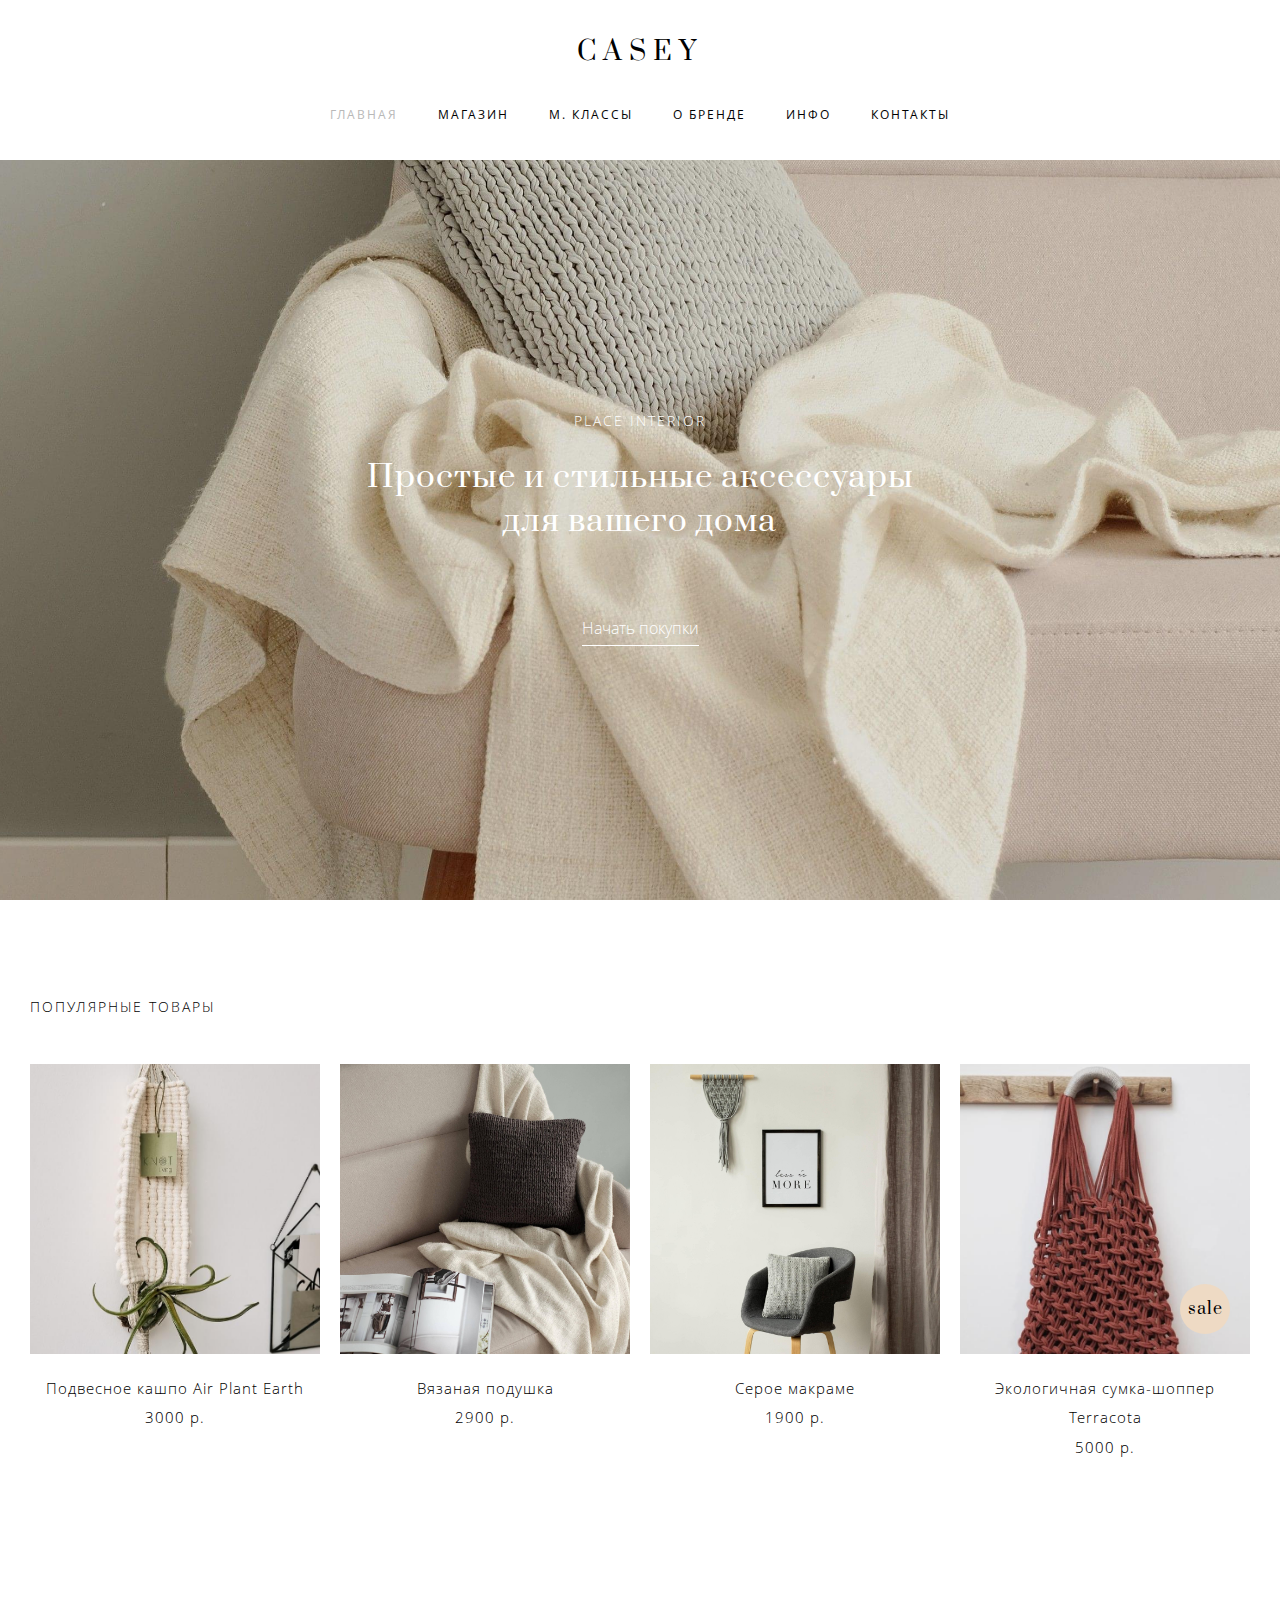
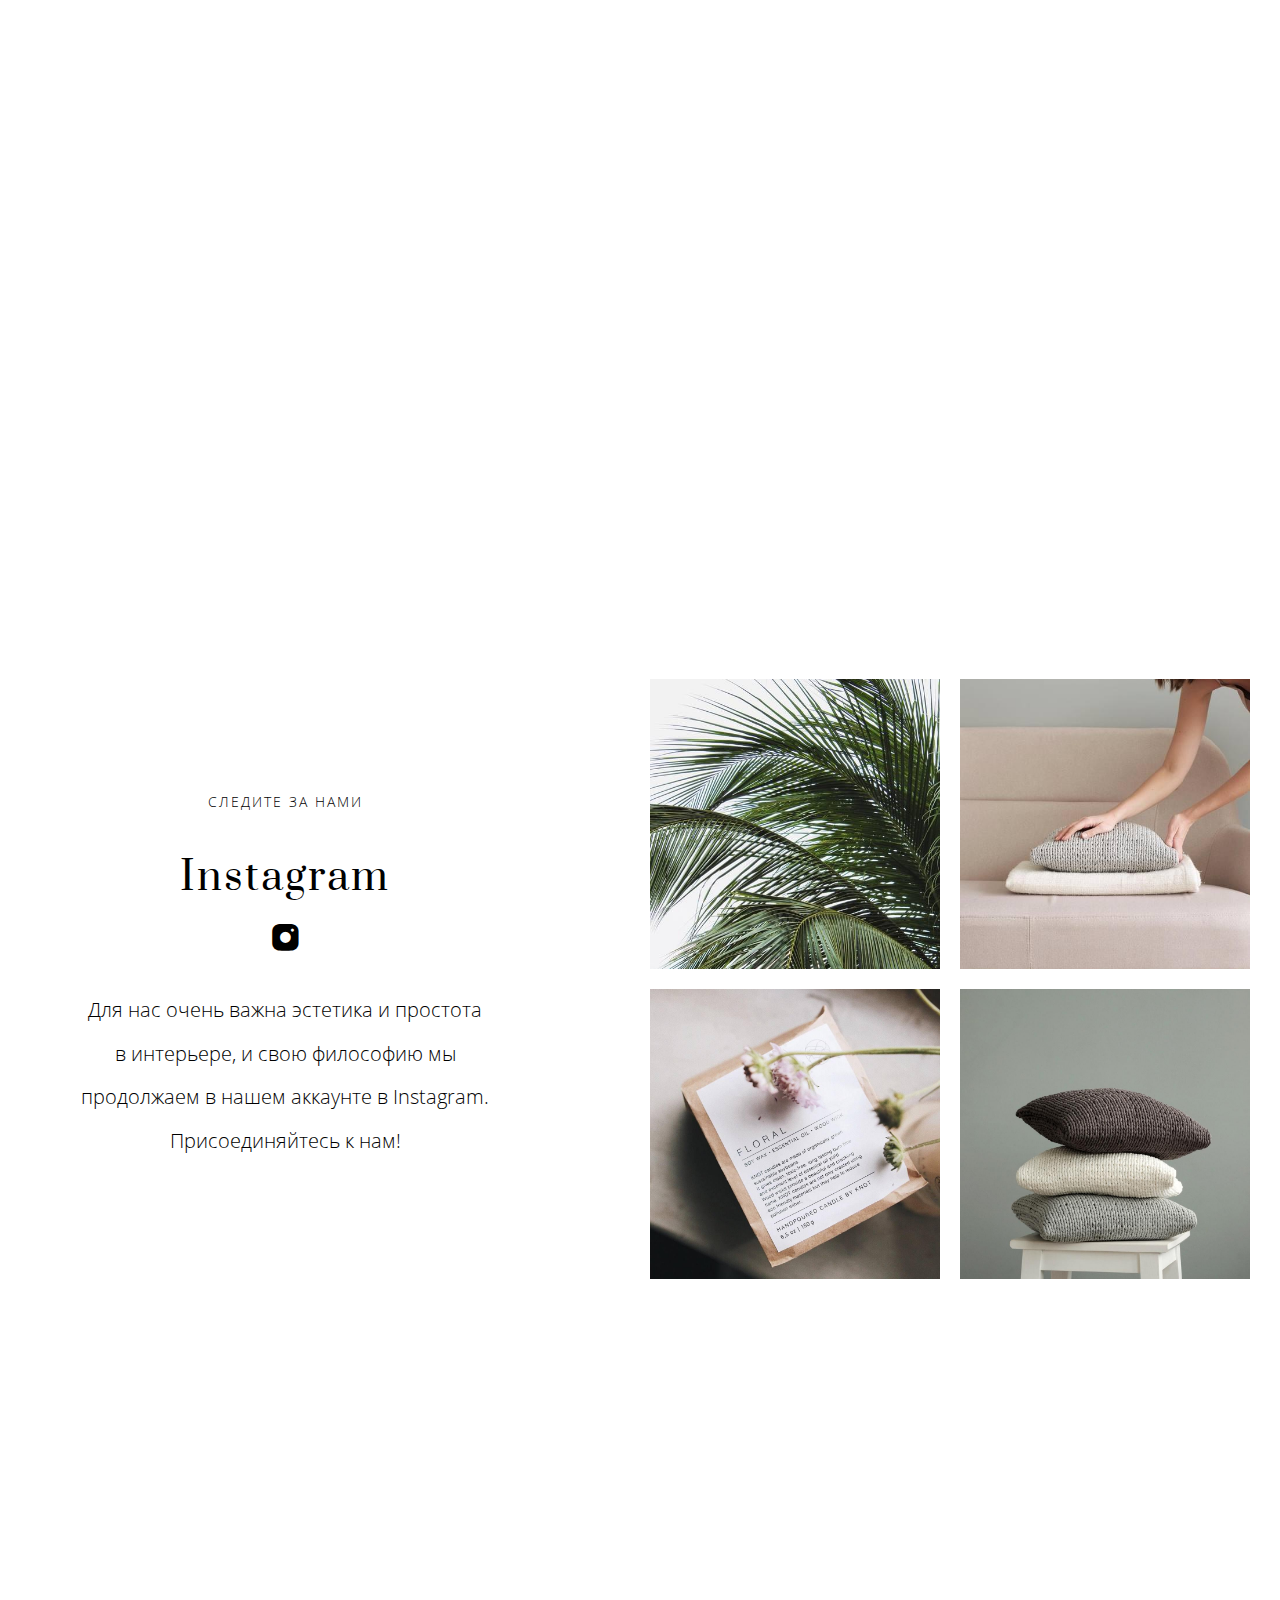
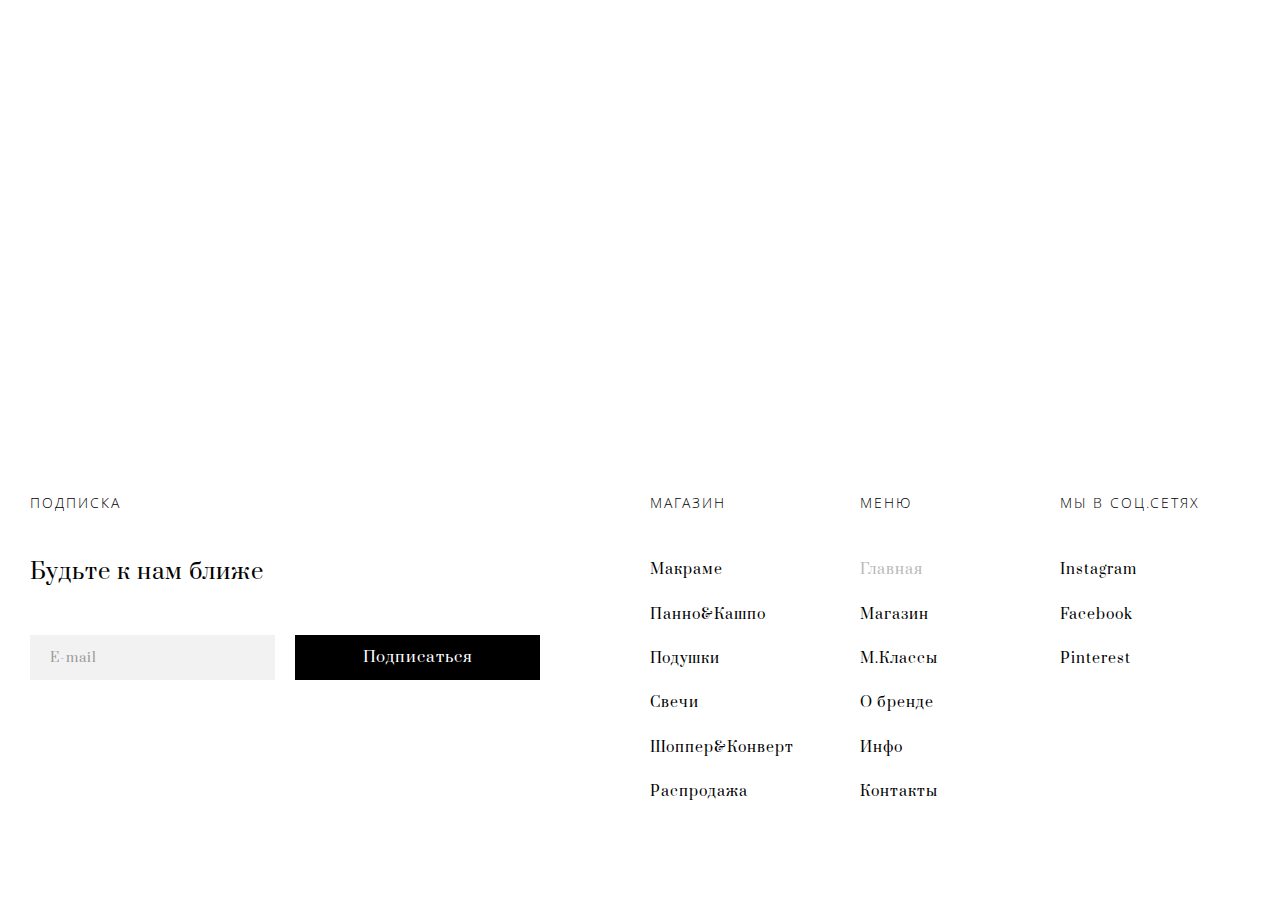
<file: index.html>
<!DOCTYPE html><html lang="ru"><head><meta charset="UTF-8"><meta name="viewport" content="width=device-width,initial-scale=1"><title>Casey</title><link rel="shortcut icon" href="favicon/favicon.ico" type="image/x-icon"><link rel="stylesheet" href="css/style.min.css"></head><body><main class="wrapper" id="up"><div class="screen"><div class="screen__bg ibg ibg_fixed"><picture><source srcset="img/sections/casey.webp" type="image/webp"><img src="img/sections/casey.jpg" alt="main-sreen"></picture></div><header class="header"><div class="container"><div class="header__body"><div class="header__row"><a href="index.html" class="header__logo">casey</a></div><div class="header__row header__row_f-end"><div class="header__menu menu"><nav class="menu__nav"><div class="menu__wrapper"><div class="menu__inner"><ul class="menu__inner-link"><li><a href="index.html" class="menu__link active">главная</a></li><li><a href="shop.html" class="menu__link">магазин</a></li><li><a href="masterclasses.html" class="menu__link">м. классы</a></li></ul><ul class="menu__inner-link"><li><a href="aboutbrand.html" class="menu__link">о бренде</a></li><li><a href="info.html" class="menu__link">инфо</a></li><li><a href="contacts.html" class="menu__link">контакты</a></li></ul></div><div class="menu__close"><span></span> <span></span></div></div><div class="menu__phone"><span></span> <span></span> <span></span></div></nav></div></div></div></div></header><section class="place"><div class="container"><div class="place__body"><h1 class="title title_mb-adaptive">place interior</h1><div class="descr descr_place"><span>Простые и стильные аксессуары</span> <span>для вашего дома</span></div><a href="shop.html" class="link">Начать покупки</a></div></div></section></div><div class="content"><section class="section section_popular"><div class="container"><div class="section__body section__body_pgoods"><h2 class="title">популярные товары</h2><div class="grid"><div class="grid__row"><div class="grid__col"><!-- ITEM ----------------------------------------------------- --><div class="item"><a href="shop.html#tab3" class="item__el ibg"><img src="img/goods/12.jpg" alt="Подвесное кашпо Air Plant Earth"></a><div class="item__info"><div class="item__name"><span>Подвесное кашпо Air Plant Earth</span></div><div class="item__prices prices"><div class="prices__sale"><span>3000 р.</span></div><div class="prices__price"><span>3000 р.</span></div></div></div></div><!-- ITEM ----------------------------------------------------- --><div class="item"><a href="shop.html#tab4" class="item__el ibg"><img src="img/goods/2.jpg" alt="Вязаная подушка"></a><div class="item__info"><div class="item__name"><span>Вязаная подушка</span></div><div class="item__prices prices"><div class="prices__sale"><span>2900 р.</span></div><div class="prices__price"><span>2900 р.</span></div></div></div></div></div><div class="grid__col"><!-- ITEM ----------------------------------------------------- --><div class="item"><a href="shop.html#tab2" class="item__el ibg"><img src="img/goods/3.jpg" alt="Серое макраме"></a><div class="item__info"><div class="item__name"><span>Серое макраме</span></div><div class="item__prices prices"><div class="prices__sale"><span>1900 р.</span></div><div class="prices__price"><span>1900 р.</span></div></div></div></div><!-- ITEM ----------------------------------------------------- --><div class="item"><a href="shop.html#tab6" class="item__el item__el_sale ibg"><img src="img/goods/10.jpg" alt="Экологичная сумка-шоппер Terracota"></a><div class="item__info"><div class="item__name"><span>Экологичная сумка-шоппер Terracota</span></div><div class="item__prices prices"><div class="prices__sale"><span>3700 р.</span></div><div class="prices__price"><span>5000 р.</span></div></div></div></div></div></div></div></div></div></section><section class="section section_same"><div class="section__bg ibg ibg_fixed"><img src="img/sections/aboutbrand.jpg" alt=""></div><div class="container"><div class="section__body section__body_left section__body_pbig"><h2 class="title">о бренде</h2><div class="descr"><span>KNOT living - это коллекция предметов</span> <span>интерьера и аксессуаров.</span></div><a href="aboutbrand.html" class="link">Узнать больше</a></div></div></section><section class="section section_popular"><div class="container"><div class="section__body"><div class="grid"><div class="grid__row grid__row_content-center"><div class="grid__col grid__col_content-center"><h2 class="title">следите за нами</h2><div class="network-and-brand"><div class="network-and-brand__subtitle">Instagram</div><a href="https://www.instagram.com/?hl=ru" target="_blank" class="network-and-brand__link"><span class="icon-instagram"></span></a></div><div class="descr descr_network-and-brand descr_mb">Для нас очень важна эстетика и простота в интерьере, и свою философию мы продолжаем в нашем аккаунте в Instagram. Присоединяйтесь к нам!</div></div><div class="grid__col"><div class="grid__row"><div class="grid__col grid__col_little"><!-- ITEM ----------------------------------------------------- --><div class="item item_pb"><div class="item__el ibg"><img src="img/networkInstagram/1.jpg" alt="1"></div></div><!-- ITEM ----------------------------------------------------- --><div class="item"><div class="item__el ibg"><img src="img/networkInstagram/2.jpg" alt="2"></div></div></div><div class="grid__col grid__col_little"><!-- ITEM ----------------------------------------------------- --><div class="item item_pb"><div class="item__el ibg"><img src="img/networkInstagram/3.jpg" alt="3"></div></div><!-- ITEM ----------------------------------------------------- --><div class="item"><div class="item__el ibg"><img src="img/networkInstagram/4.jpg" alt="4"></div></div></div></div></div></div></div></div></div></section><section class="section section_same"><div class="section__bg ibg ibg_fixed"><img src="img/sections/masterclasses.jpg" alt=""></div><div class="container"><div class="section__body section__body_right section__body_pbig"><h2 class="title">мастер - классы</h2><div class="descr"><span>Каждый из нас может</span> <span>создать красоту</span></div><a href="masterclasses.html" class="link">Рaсписание</a></div></div></section></div><footer class="footer"><div class="container"><div class="footer__body"><div class="grid"><div class="grid__row"><div class="grid__col grid__col_content-footer"><h2 class="title">подписка</h2><div class="descr descr_footer"><span>Будьте к нам ближе</span></div><form action="#" class="form" id="subscribe"><div class="grid"><div class="grid__row"><div class="grid__col"><div class="form__border form__border_footer"><input name="email" type="email" class="form__el" placeholder="E-mail" autocomplete="off"></div></div><div class="grid__col"><button class="form__btn"><span>Подписаться</span></button></div></div></div></form></div><div class="grid__col"><div class="grid__row"><div class="grid__col grid__col_mini"><div class="title">магазин</div><nav class="footer__nav"><a href="shop.html#tab2" class="footer__link">Макраме</a> <a href="shop.html#tab3" class="footer__link">Панно&Кашпо</a> <a href="shop.html#tab4" class="footer__link">Подушки</a> <a href="shop.html#tab5" class="footer__link">Свечи</a> <a href="shop.html#tab6" class="footer__link">Шоппер&Конверт</a> <a href="shop.html#tab7" class="footer__link">Распродажа</a></nav></div><div class="grid__col grid__col_mini"><div class="title">меню</div><nav class="footer__nav"><a href="index.html" class="footer__link active">Главная</a> <a href="shop.html" class="footer__link">Магазин</a> <a href="masterclasses.html" class="footer__link">М.Классы</a> <a href="aboutbrand.html" class="footer__link">О бренде</a> <a href="info.html" class="footer__link">Инфо</a> <a href="contacts.html" class="footer__link">Контакты</a></nav></div><div class="grid__col grid__col_mini"><div class="title">мы в соц.сетях</div><nav class="footer__nav"><a href="https://www.instagram.com/?hl=ru" target="_blank" class="footer__link">Instagram</a> <a href="https://ru-ru.facebook.com/" target="_blank" class="footer__link">Facebook</a> <a href="https://www.pinterest.ru/" target="_blank" class="footer__link">Pinterest</a></nav></div></div></div></div></div></div></div></footer></main><a href="#up" class="pageup"><span class="icon-pageUp"></span></a><script src="js/jquery-3.5.1.min.js"></script><script src="js/validate.min.js"></script><script src="js/script.min.js"></script></body></html>
</file>
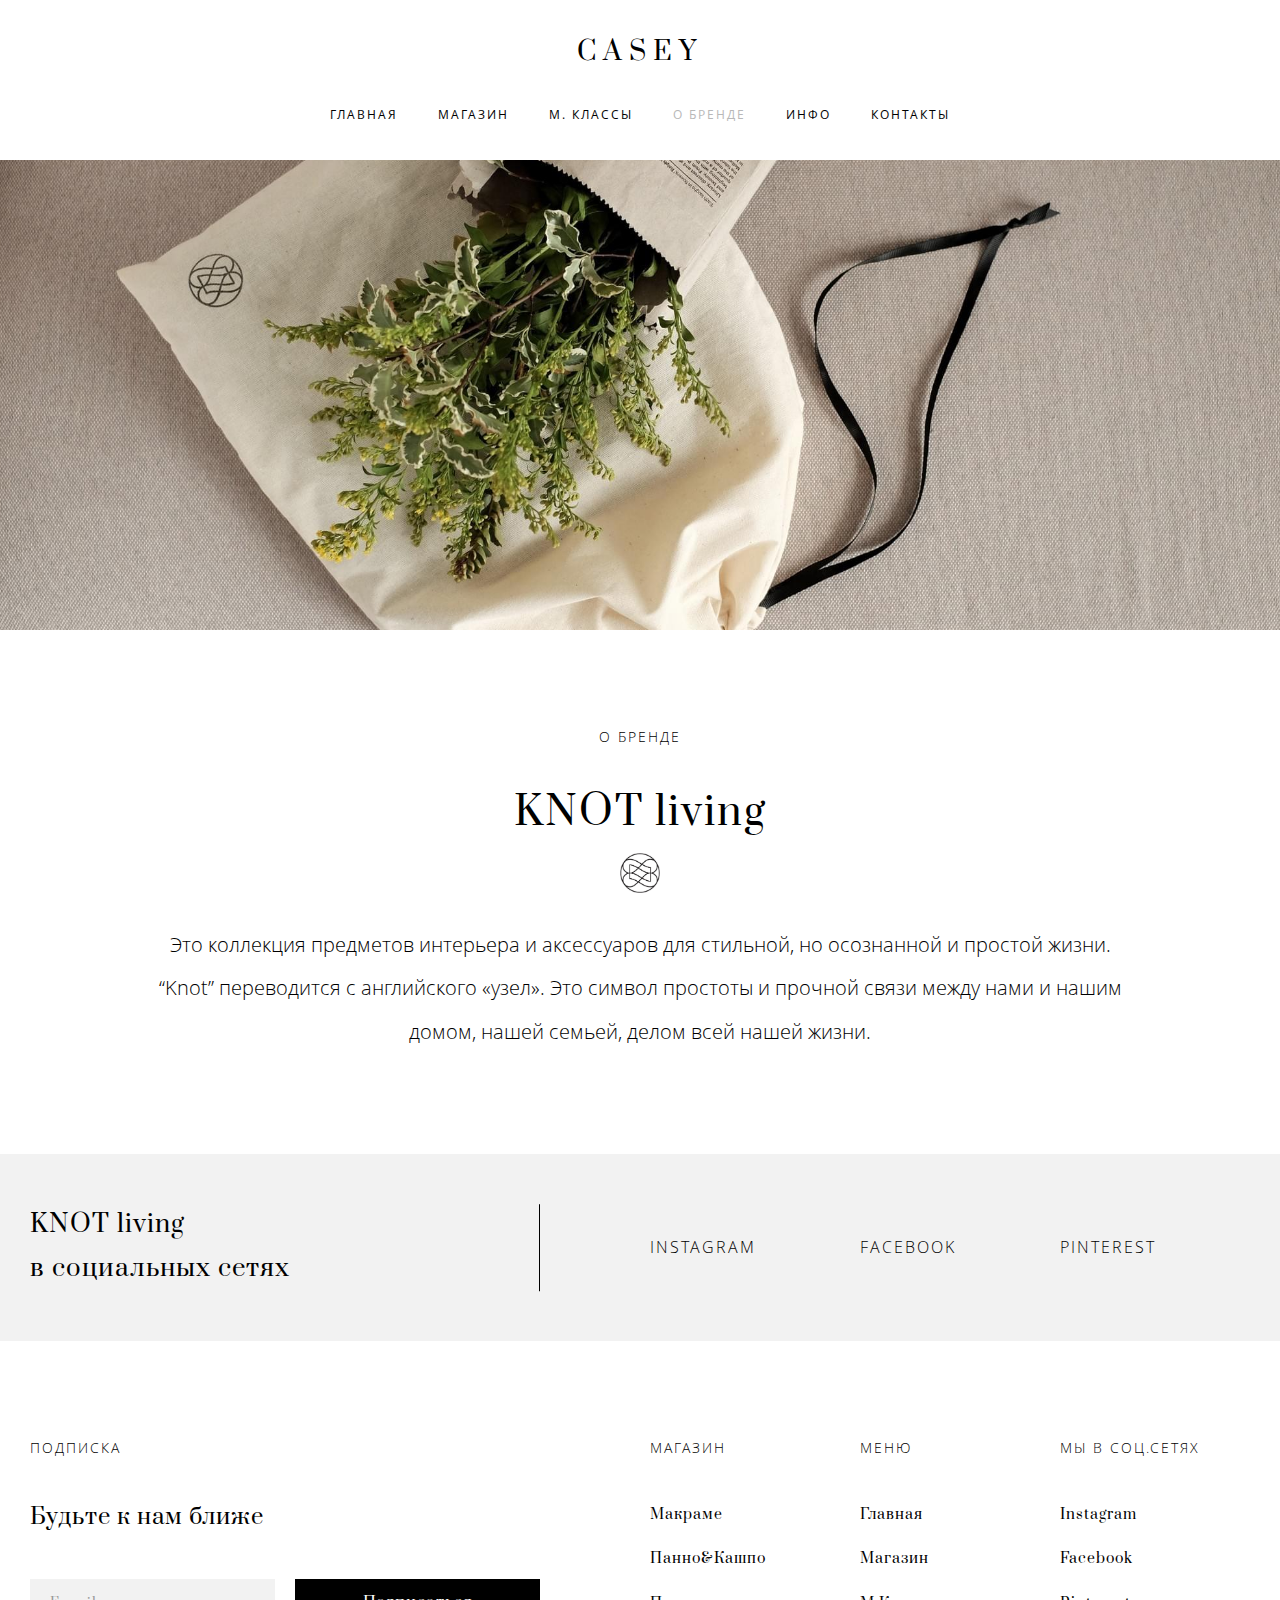
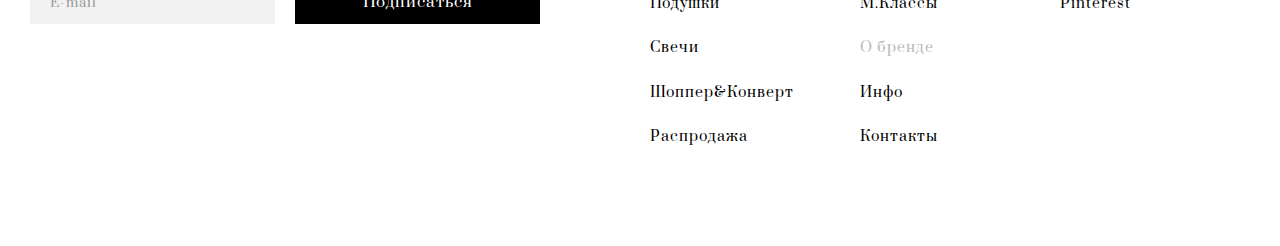
<file: aboutbrand.html>
<!DOCTYPE html><html lang="ru"><head><meta charset="UTF-8"><meta name="viewport" content="width=device-width,initial-scale=1"><title>Casey - Brand</title><link rel="shortcut icon" href="favicon/favicon.ico" type="image/x-icon"><link rel="stylesheet" href="css/style.min.css"></head><body><main class="wrapper" id="up"><div class="screen screen_min"><div class="screen__bg ibg ibg_fixed"><picture><source srcset="img/sections/brand.webp" type="image/webp"><img src="img/sections/brand.jpg" alt="min-sreen"></picture></div><header class="header"><div class="container"><div class="header__body"><div class="header__row"><a href="index.html" class="header__logo">casey</a></div><div class="header__row header__row_f-end"><div class="header__menu menu"><nav class="menu__nav"><div class="menu__wrapper"><div class="menu__inner"><ul class="menu__inner-link"><li><a href="index.html" class="menu__link">главная</a></li><li><a href="shop.html" class="menu__link">магазин</a></li><li><a href="masterclasses.html" class="menu__link">м. классы</a></li></ul><ul class="menu__inner-link"><li><a href="aboutbrand.html" class="menu__link active">о бренде</a></li><li><a href="info.html" class="menu__link">инфо</a></li><li><a href="contacts.html" class="menu__link">контакты</a></li></ul></div><div class="menu__close"><span></span> <span></span></div></div><div class="menu__phone"><span></span> <span></span> <span></span></div></nav></div></div></div></div></header></div><div class="content"><section class="section section_popular"><div class="container"><div class="section__body section__body_center"><h2 class="title">о бренде</h2><div class="network-and-brand"><div class="network-and-brand__subtitle">KNOT living</div><!-- <a href="#" target="_blank" class="network-and-brand__link ibg">                                <picture><source srcset="img/KNOTliving.webp" type="image/webp"><img src="img/KNOTliving.jpg" alt=""></picture>                            </a> --> <button data-modal="link" class="network-and-brand__link ibg"><picture><source srcset="img/KNOTliving.webp" type="image/webp"><img src="img/KNOTliving.jpg" alt=""></picture></button></div><div class="descr descr_network-and-brand">Это коллекция предметов интерьера и аксессуаров для стильной, но осознанной и простой жизни. “Knot” переводится с английского «узел». Это символ простоты и прочной связи между нами и нашим домом, нашей семьей, делом всей нашей жизни.</div></div></div></section><section class="section section_popular section_bgColor"><div class="container"><div class="section__body section__body_pmin"><div class="grid"><div class="grid__row"><div class="grid__col grid__col_content-aboutbrand"><div class="section__line"><div class="section__descr"><span>KNOT living</span> <span>в социальных сетях</span></div></div></div><div class="grid__col"><div class="grid__row grid__row_content-center"><div class="grid__col grid__col_mini"><div class="section__wrapper-link"><a href="https://www.instagram.com/?hl=ru" target="_blank" class="section__link">Instagram</a></div></div><div class="grid__col grid__col_mini"><div class="section__wrapper-link"><a href="https://ru-ru.facebook.com/" target="_blank" class="section__link">Facebook</a></div></div><div class="grid__col grid__col_mini"><div class="section__wrapper-link"><a href="https://www.pinterest.ru/" target="_blank" class="section__link">Pinterest</a></div></div></div></div></div></div></div></div></section></div><footer class="footer"><div class="container"><div class="footer__body"><div class="grid"><div class="grid__row"><div class="grid__col grid__col_content-footer"><h2 class="title">подписка</h2><div class="descr descr_footer"><span>Будьте к нам ближе</span></div><form action="#" class="form" id="subscribe"><div class="grid"><div class="grid__row"><div class="grid__col"><div class="form__border form__border_footer"><input name="email" type="email" class="form__el" placeholder="E-mail" autocomplete="off"></div></div><div class="grid__col"><button class="form__btn"><span>Подписаться</span></button></div></div></div></form></div><div class="grid__col"><div class="grid__row"><div class="grid__col grid__col_mini"><div class="title">магазин</div><nav class="footer__nav"><a href="shop.html#tab2" class="footer__link">Макраме</a> <a href="shop.html#tab3" class="footer__link">Панно&Кашпо</a> <a href="shop.html#tab4" class="footer__link">Подушки</a> <a href="shop.html#tab5" class="footer__link">Свечи</a> <a href="shop.html#tab6" class="footer__link">Шоппер&Конверт</a> <a href="shop.html#tab7" class="footer__link">Распродажа</a></nav></div><div class="grid__col grid__col_mini"><div class="title">меню</div><nav class="footer__nav"><a href="index.html" class="footer__link">Главная</a> <a href="shop.html" class="footer__link">Магазин</a> <a href="masterclasses.html" class="footer__link">М.Классы</a> <a href="aboutbrand.html" class="footer__link active">О бренде</a> <a href="info.html" class="footer__link">Инфо</a> <a href="contacts.html" class="footer__link">Контакты</a></nav></div><div class="grid__col grid__col_mini"><div class="title">мы в соц.сетях</div><nav class="footer__nav"><a href="https://www.instagram.com/?hl=ru" target="_blank" class="footer__link">Instagram</a> <a href="https://ru-ru.facebook.com/" target="_blank" class="footer__link">Facebook</a> <a href="https://www.pinterest.ru/" target="_blank" class="footer__link">Pinterest</a></nav></div></div></div></div></div></div></div></footer></main><div class="overlay" id="link"><div class="modal"><div class="modal__content"><div class="modal__close"><span></span> <span></span></div><h2 class="title title_modal">Это просто ссылка ...</h2></div></div></div><a href="#up" class="pageup"><span class="icon-pageUp"></span></a><script src="js/jquery-3.5.1.min.js"></script><script src="js/validate.min.js"></script><script src="js/script.min.js"></script></body></html>
</file>
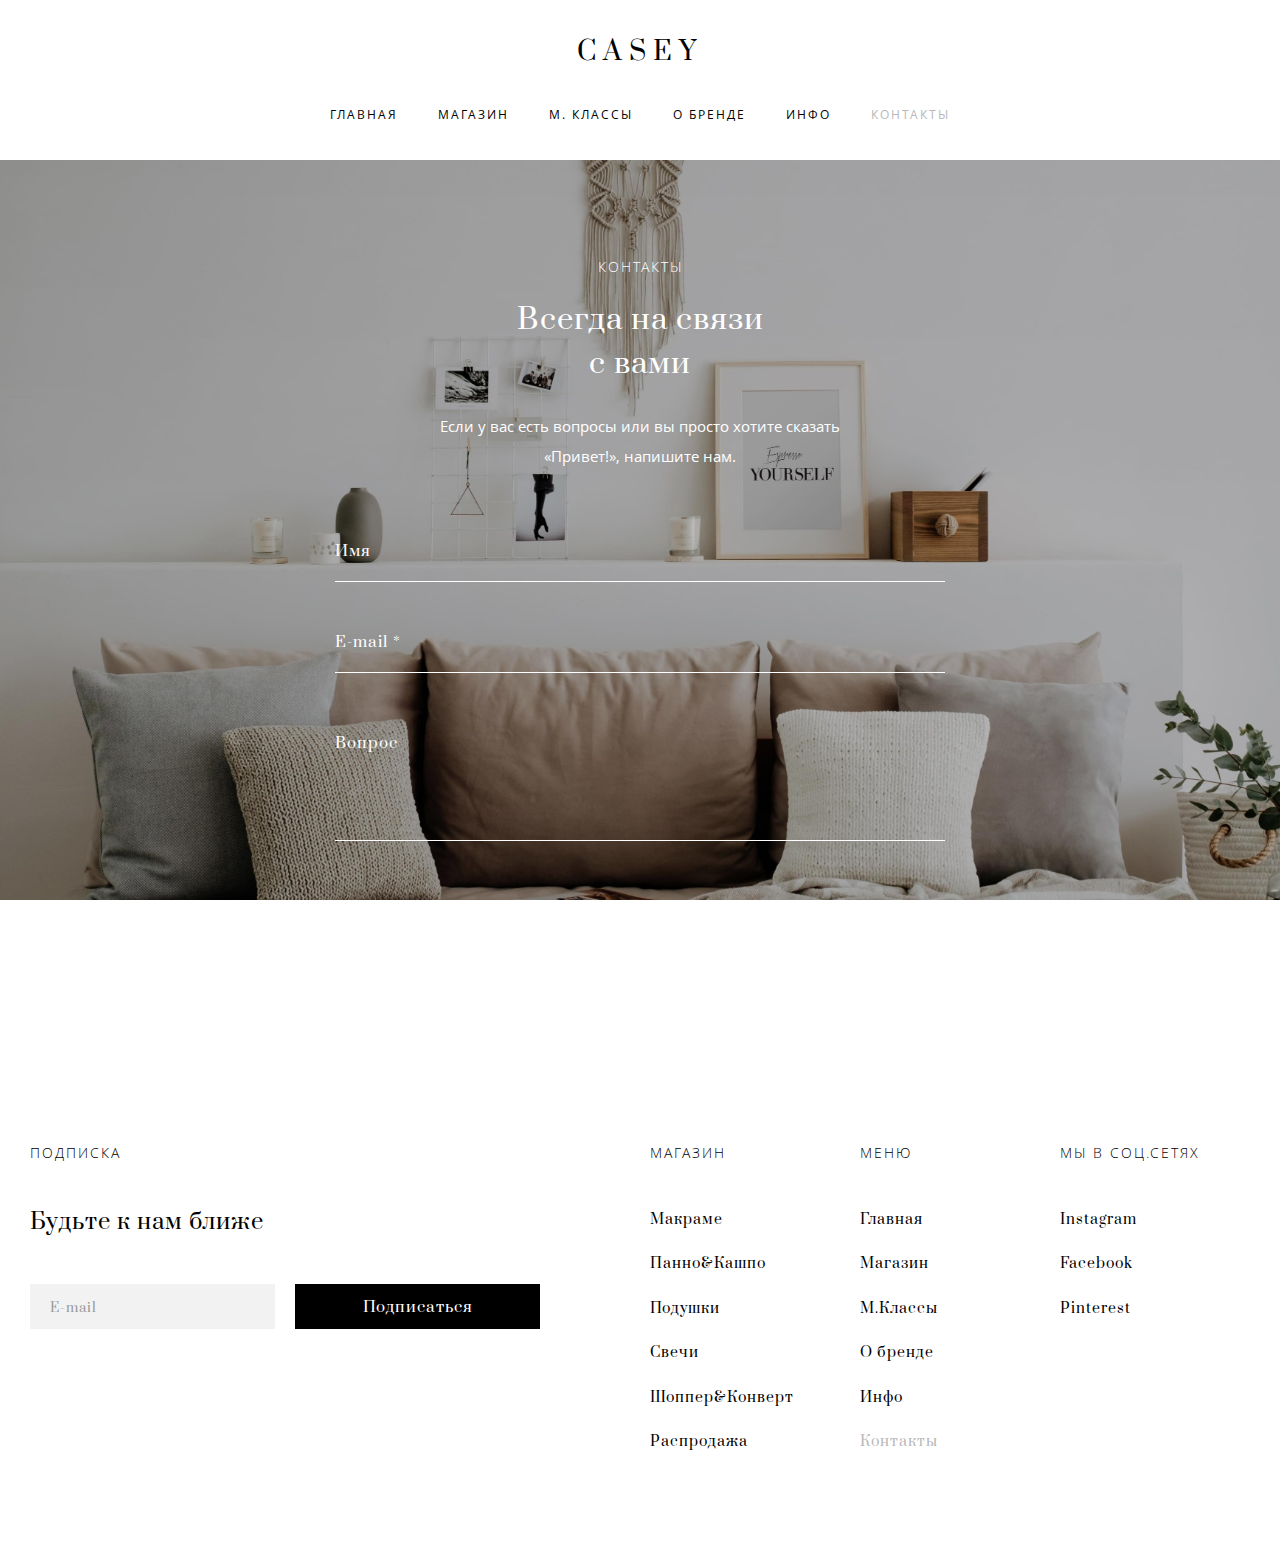
<file: contacts.html>
<!DOCTYPE html><html lang="ru"><head><meta charset="UTF-8"><meta name="viewport" content="width=device-width,initial-scale=1"><title>Casey - Contacts</title><link rel="shortcut icon" href="favicon/favicon.ico" type="image/x-icon"><link rel="stylesheet" href="css/style.min.css"></head><body><main class="wrapper" id="up"><div class="screen"><header class="header"><div class="container"><div class="header__body"><div class="header__row"><a href="index.html" class="header__logo">casey</a></div><div class="header__row header__row_f-end"><div class="header__menu menu"><nav class="menu__nav"><div class="menu__wrapper"><div class="menu__inner"><ul class="menu__inner-link"><li><a href="index.html" class="menu__link">главная</a></li><li><a href="shop.html" class="menu__link">магазин</a></li><li><a href="masterclasses.html" class="menu__link">м. классы</a></li></ul><ul class="menu__inner-link"><li><a href="aboutbrand.html" class="menu__link">о бренде</a></li><li><a href="info.html" class="menu__link">инфо</a></li><li><a href="contacts.html" class="menu__link active">контакты</a></li></ul></div><div class="menu__close"><span></span> <span></span></div></div><div class="menu__phone"><span></span> <span></span> <span></span></div></nav></div></div></div></div></header></div><div class="content content_adaptivePT"><section class="section section_same"><div class="section__bg ibg ibg_fixed"><picture><source srcset="img/sections/contact.webp" type="image/webp"><img src="img/sections/contact.jpg" alt=""></picture></div><div class="container"><div class="section__body section__body_center"><div class="section__wrapper"><h2 class="title title_mb-min">контакты</h2><div class="descr descr_big"><span>Всегда на связи</span> <span>с вами</span></div><div class="section__text"><span>Если у вас есть вопросы или вы просто хотите сказать</span> <span>«Привет!», напишите нам.</span></div><form action="#" class="form form_section" id="contact-form"><div class="form__border form__border_section form__border_section-color"><input name="name" type="text" class="form__el form__el_section form__el_section-color" placeholder="Имя" autocomplete="off"></div><div class="form__border form__border_section form__border_section-color form__border_error"><input name="email" type="email" class="form__el form__el_section form__el_section-color" placeholder="E-mail *" autocomplete="off"></div><div class="form__border form__border_section form__border_section-color form__border_mb"><textarea name="message" class="form__el form__el_section form__el_section-color form__el_mb form__el_tarea" placeholder="Вопрос" autocomplete="off"></textarea></div><button class="form__btn form__btn_section form__btn_section-color"><span>Отправить</span></button></form></div></div></div></section></div><footer class="footer"><div class="container"><div class="footer__body"><div class="grid"><div class="grid__row"><div class="grid__col grid__col_content-footer"><h2 class="title">подписка</h2><div class="descr descr_footer"><span>Будьте к нам ближе</span></div><form action="#" class="form" id="subscribe"><div class="grid"><div class="grid__row"><div class="grid__col"><div class="form__border form__border_footer"><input name="email" type="email" class="form__el" placeholder="E-mail" autocomplete="off"></div></div><div class="grid__col"><button class="form__btn"><span>Подписаться</span></button></div></div></div></form></div><div class="grid__col"><div class="grid__row"><div class="grid__col grid__col_mini"><div class="title">магазин</div><nav class="footer__nav"><a href="shop.html#tab2" class="footer__link">Макраме</a> <a href="shop.html#tab3" class="footer__link">Панно&Кашпо</a> <a href="shop.html#tab4" class="footer__link">Подушки</a> <a href="shop.html#tab5" class="footer__link">Свечи</a> <a href="shop.html#tab6" class="footer__link">Шоппер&Конверт</a> <a href="shop.html#tab7" class="footer__link">Распродажа</a></nav></div><div class="grid__col grid__col_mini"><div class="title">меню</div><nav class="footer__nav"><a href="index.html" class="footer__link">Главная</a> <a href="shop.html" class="footer__link">Магазин</a> <a href="masterclasses.html" class="footer__link">М.Классы</a> <a href="aboutbrand.html" class="footer__link">О бренде</a> <a href="info.html" class="footer__link">Инфо</a> <a href="contacts.html" class="footer__link active">Контакты</a></nav></div><div class="grid__col grid__col_mini"><div class="title">мы в соц.сетях</div><nav class="footer__nav"><a href="https://www.instagram.com/?hl=ru" target="_blank" class="footer__link">Instagram</a> <a href="https://ru-ru.facebook.com/" target="_blank" class="footer__link">Facebook</a> <a href="https://www.pinterest.ru/" target="_blank" class="footer__link">Pinterest</a></nav></div></div></div></div></div></div></div></footer></main><a href="#up" class="pageup"><span class="icon-pageUp"></span></a><script src="js/jquery-3.5.1.min.js"></script><script src="js/validate.min.js"></script><script src="js/script.min.js"></script></body></html>
</file>
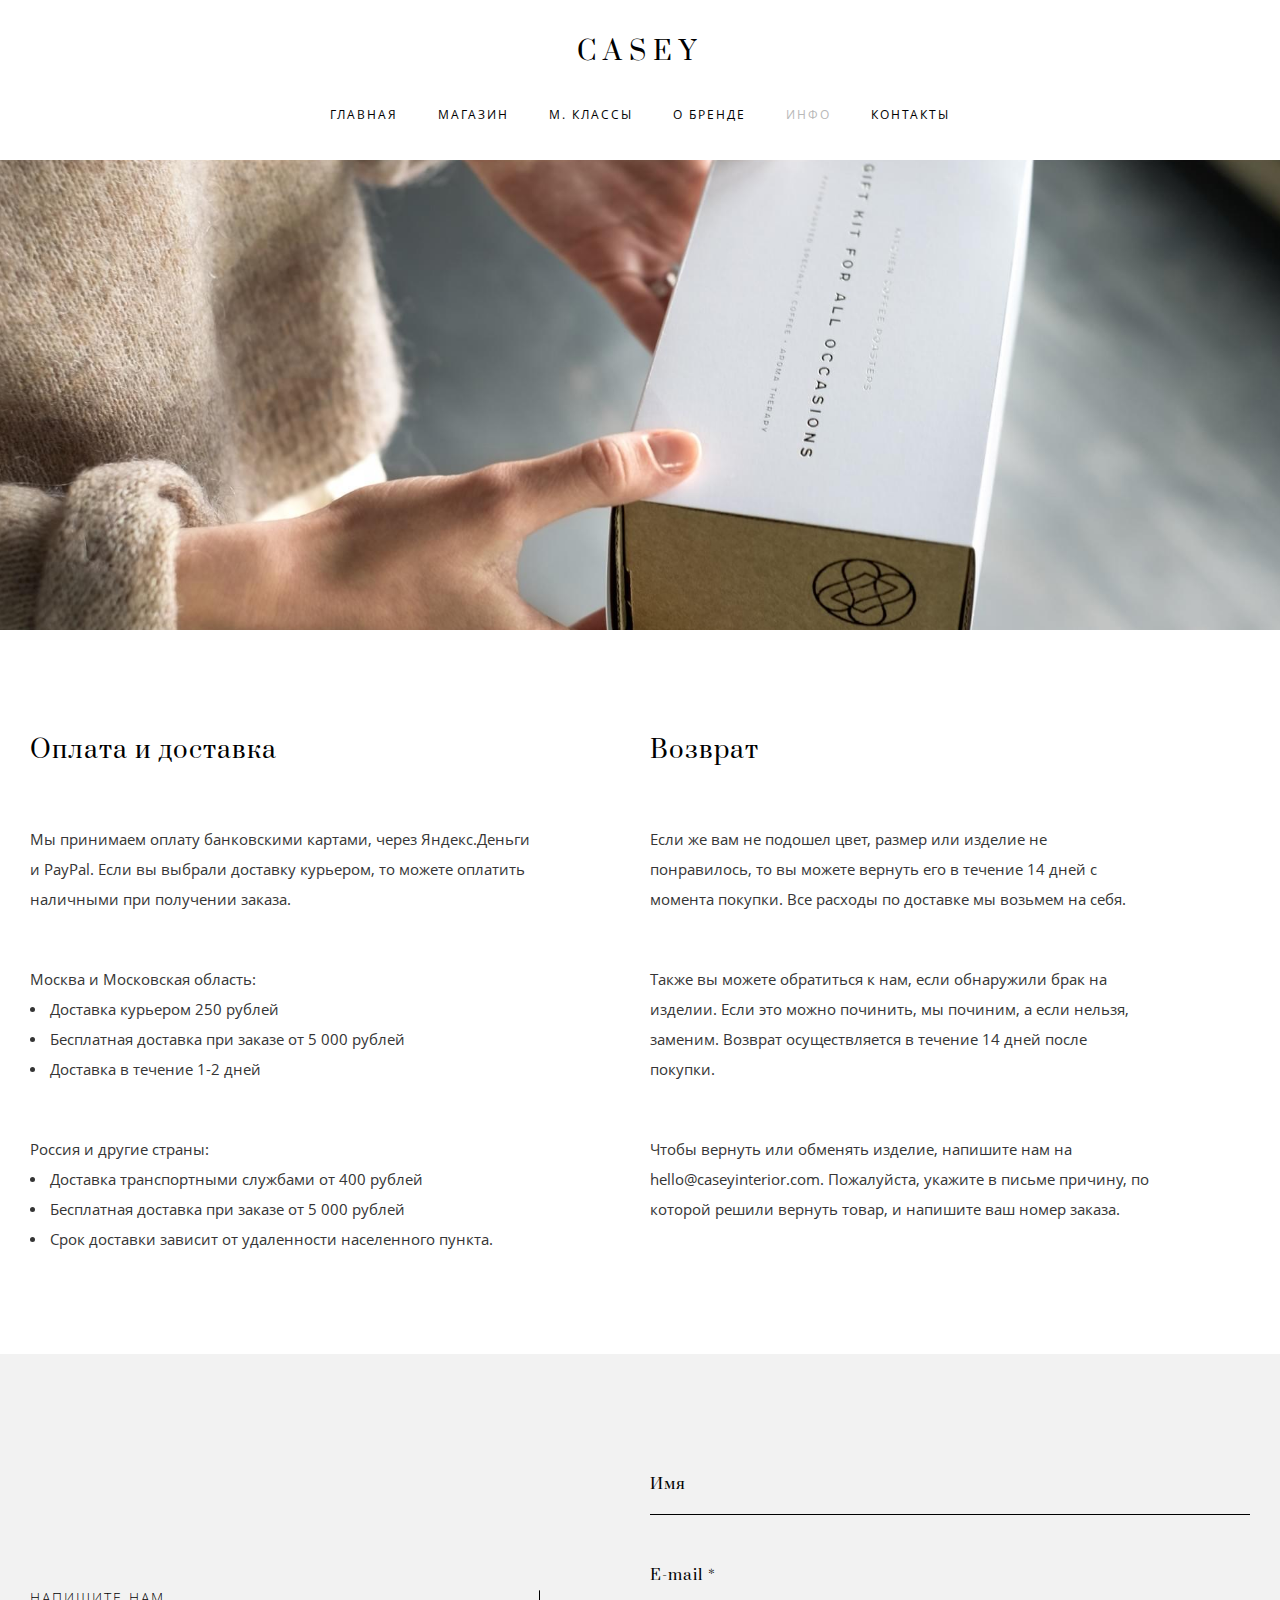
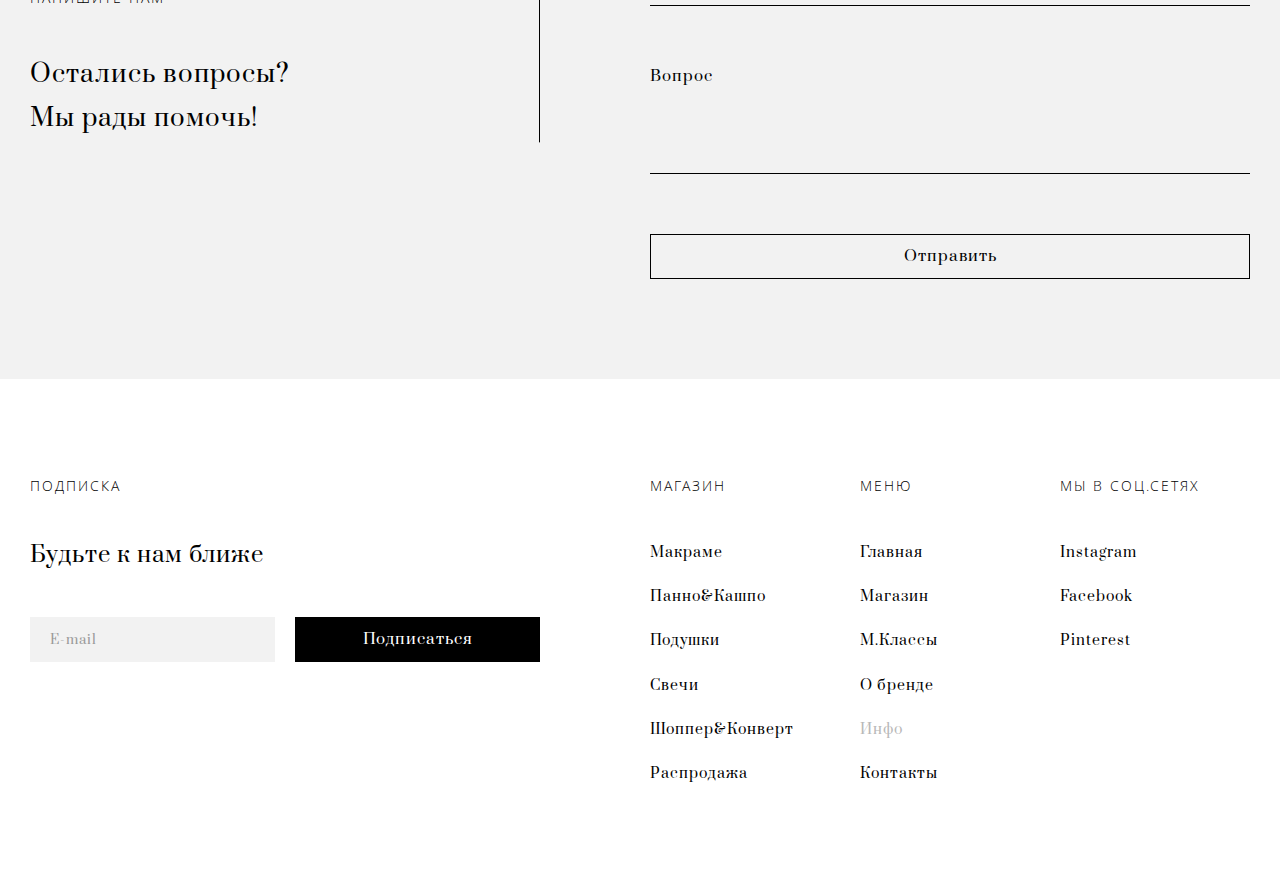
<file: info.html>
<!DOCTYPE html><html lang="ru"><head><meta charset="UTF-8"><meta name="viewport" content="width=device-width,initial-scale=1"><title>Casey - Info</title><link rel="shortcut icon" href="favicon/favicon.ico" type="image/x-icon"><link rel="stylesheet" href="css/style.min.css"></head><body><main class="wrapper" id="up"><div class="screen screen_min"><div class="screen__bg ibg ibg_fixed"><picture><source srcset="img/sections/info.webp" type="image/webp"><img src="img/sections/info.jpg" alt="min-sreen"></picture></div><header class="header"><div class="container"><div class="header__body"><div class="header__row"><a href="index.html" class="header__logo">casey</a></div><div class="header__row header__row_f-end"><div class="header__menu menu"><nav class="menu__nav"><div class="menu__wrapper"><div class="menu__inner"><ul class="menu__inner-link"><li><a href="index.html" class="menu__link">главная</a></li><li><a href="shop.html" class="menu__link">магазин</a></li><li><a href="masterclasses.html" class="menu__link">м. классы</a></li></ul><ul class="menu__inner-link"><li><a href="aboutbrand.html" class="menu__link">о бренде</a></li><li><a href="info.html" class="menu__link active">инфо</a></li><li><a href="contacts.html" class="menu__link">контакты</a></li></ul></div><div class="menu__close"><span></span> <span></span></div></div><div class="menu__phone"><span></span> <span></span> <span></span></div></nav></div></div></div></div></header></div><div class="content"><section class="section section_popular"><div class="container"><div class="section__body"><div class="grid"><div class="grid__row"><div class="grid__col"><div class="section__content section__content_mb"><h2 class="section__info-title">Оплата и доставка</h2><div class="section__text">Мы принимаем оплату банковскими картами, через Яндекс.Деньги и PayPal. Если вы выбрали доставку курьером, то можете оплатить наличными при получении заказа.</div><div class="section__text">Москва и Московская область:<ul class="section__inner"><li>Доставка курьером 250 рублей</li><li>Бесплатная доставка при заказе от 5 000 рублей</li><li>Доставка в течение 1-2 дней</li></ul></div><div class="section__text section__text_nomb">Россия и другие страны:<ul class="section__inner"><li>Доставка транспортными службами от 400 рублей</li><li>Бесплатная доставка при заказе от 5 000 рублей</li><li>Срок доставки зависит от удаленности населенного пункта.</li></ul></div></div></div><div class="grid__col"><div class="section__content"><h2 class="section__info-title">Возврат</h2><div class="section__text">Если же вам не подошел цвет, размер или изделие не понравилось, то вы можете вернуть его в течение 14 дней с момента покупки. Все расходы по доставке мы возьмем на себя.</div><div class="section__text">Также вы можете обратиться к нам, если обнаружили брак на изделии. Если это можно починить, мы починим, а если нельзя, заменим. Возврат осуществляется в течение 14 дней после покупки.</div><div class="section__text section__text_nomb">Чтобы вернуть или обменять изделие, напишите нам на hello@сaseyinterior.com. Пожалуйста, укажите в письме причину, по которой решили вернуть товар, и напишите ваш номер заказа.</div></div></div></div></div></div></div></section><section class="section section_popular section_bgColor"><div class="container"><div class="section__body"><div class="grid"><div class="grid__row grid__row_content-center"><div class="grid__col grid__col_content-aboutbrand"><div class="section__line"><h2 class="title">напишите нам</h2><div class="section__descr"><span>Остались вопросы?</span> <span>Мы рады помочь!</span></div></div></div><div class="grid__col"><form action="#" class="form form_section" id="info-form"><div class="form__border form__border_section"><input name="name" type="text" class="form__el form__el_section" placeholder="Имя" autocomplete="off"></div><div class="form__border form__border_section form__border_error"><input name="email" type="email" class="form__el form__el_section" placeholder="E-mail *" autocomplete="off"></div><div class="form__border form__border_section form__border_mb"><textarea name="message" class="form__el form__el_section form__el_mb form__el_tarea" placeholder="Вопрос" autocomplete="off"></textarea></div><button class="form__btn form__btn_section"><span>Отправить</span></button></form></div></div></div></div></div></section></div><footer class="footer"><div class="container"><div class="footer__body"><div class="grid"><div class="grid__row"><div class="grid__col grid__col_content-footer"><h2 class="title">подписка</h2><div class="descr descr_footer"><span>Будьте к нам ближе</span></div><form action="#" class="form" id="subscribe"><div class="grid"><div class="grid__row"><div class="grid__col"><div class="form__border form__border_footer"><input name="email" type="email" class="form__el" placeholder="E-mail" autocomplete="off"></div></div><div class="grid__col"><button class="form__btn"><span>Подписаться</span></button></div></div></div></form></div><div class="grid__col"><div class="grid__row"><div class="grid__col grid__col_mini"><div class="title">магазин</div><nav class="footer__nav"><a href="shop.html#tab2" class="footer__link">Макраме</a> <a href="shop.html#tab3" class="footer__link">Панно&Кашпо</a> <a href="shop.html#tab4" class="footer__link">Подушки</a> <a href="shop.html#tab5" class="footer__link">Свечи</a> <a href="shop.html#tab6" class="footer__link">Шоппер&Конверт</a> <a href="shop.html#tab7" class="footer__link">Распродажа</a></nav></div><div class="grid__col grid__col_mini"><div class="title">меню</div><nav class="footer__nav"><a href="index.html" class="footer__link">Главная</a> <a href="shop.html" class="footer__link">Магазин</a> <a href="masterclasses.html" class="footer__link">М.Классы</a> <a href="aboutbrand.html" class="footer__link">О бренде</a> <a href="info.html" class="footer__link active">Инфо</a> <a href="contacts.html" class="footer__link">Контакты</a></nav></div><div class="grid__col grid__col_mini"><div class="title">мы в соц.сетях</div><nav class="footer__nav"><a href="https://www.instagram.com/?hl=ru" target="_blank" class="footer__link">Instagram</a> <a href="https://ru-ru.facebook.com/" target="_blank" class="footer__link">Facebook</a> <a href="https://www.pinterest.ru/" target="_blank" class="footer__link">Pinterest</a></nav></div></div></div></div></div></div></div></footer></main><a href="#up" class="pageup"><span class="icon-pageUp"></span></a><script src="js/jquery-3.5.1.min.js"></script><script src="js/validate.min.js"></script><script src="js/script.min.js"></script></body></html>
</file>
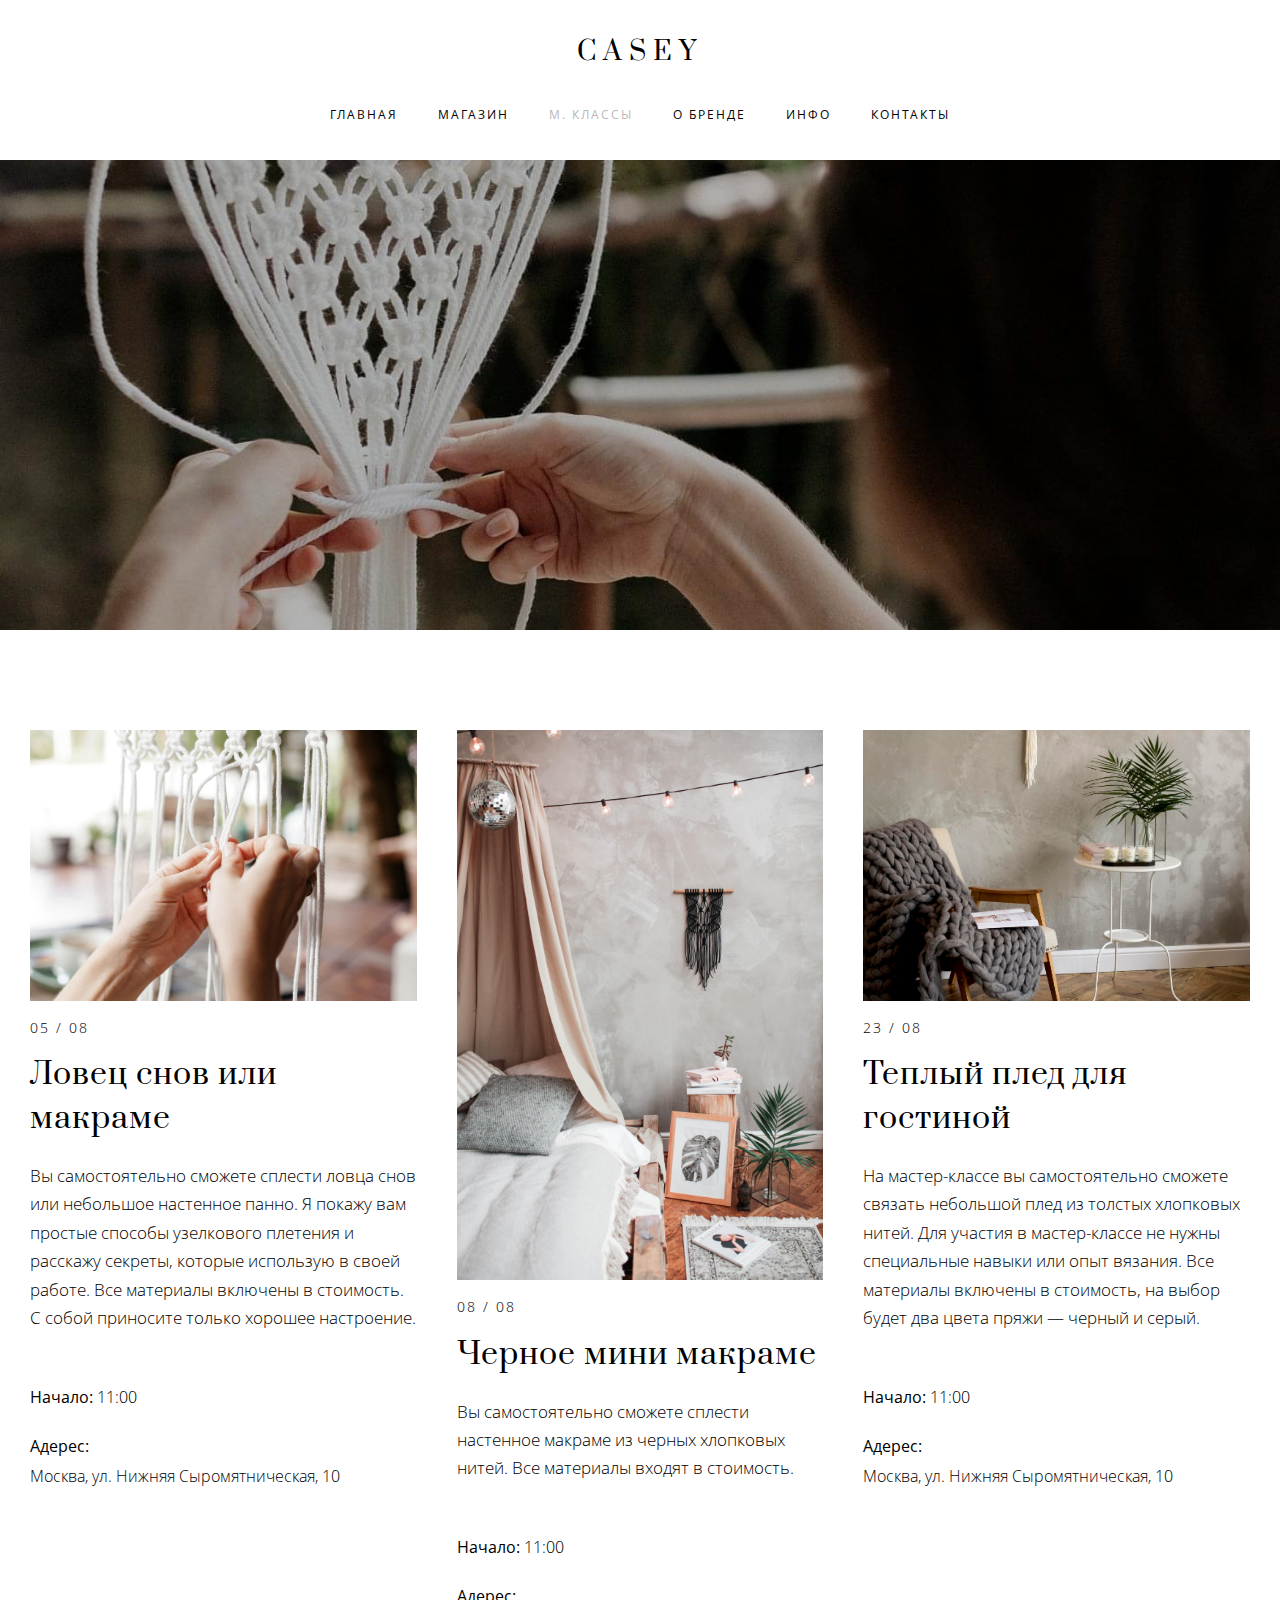
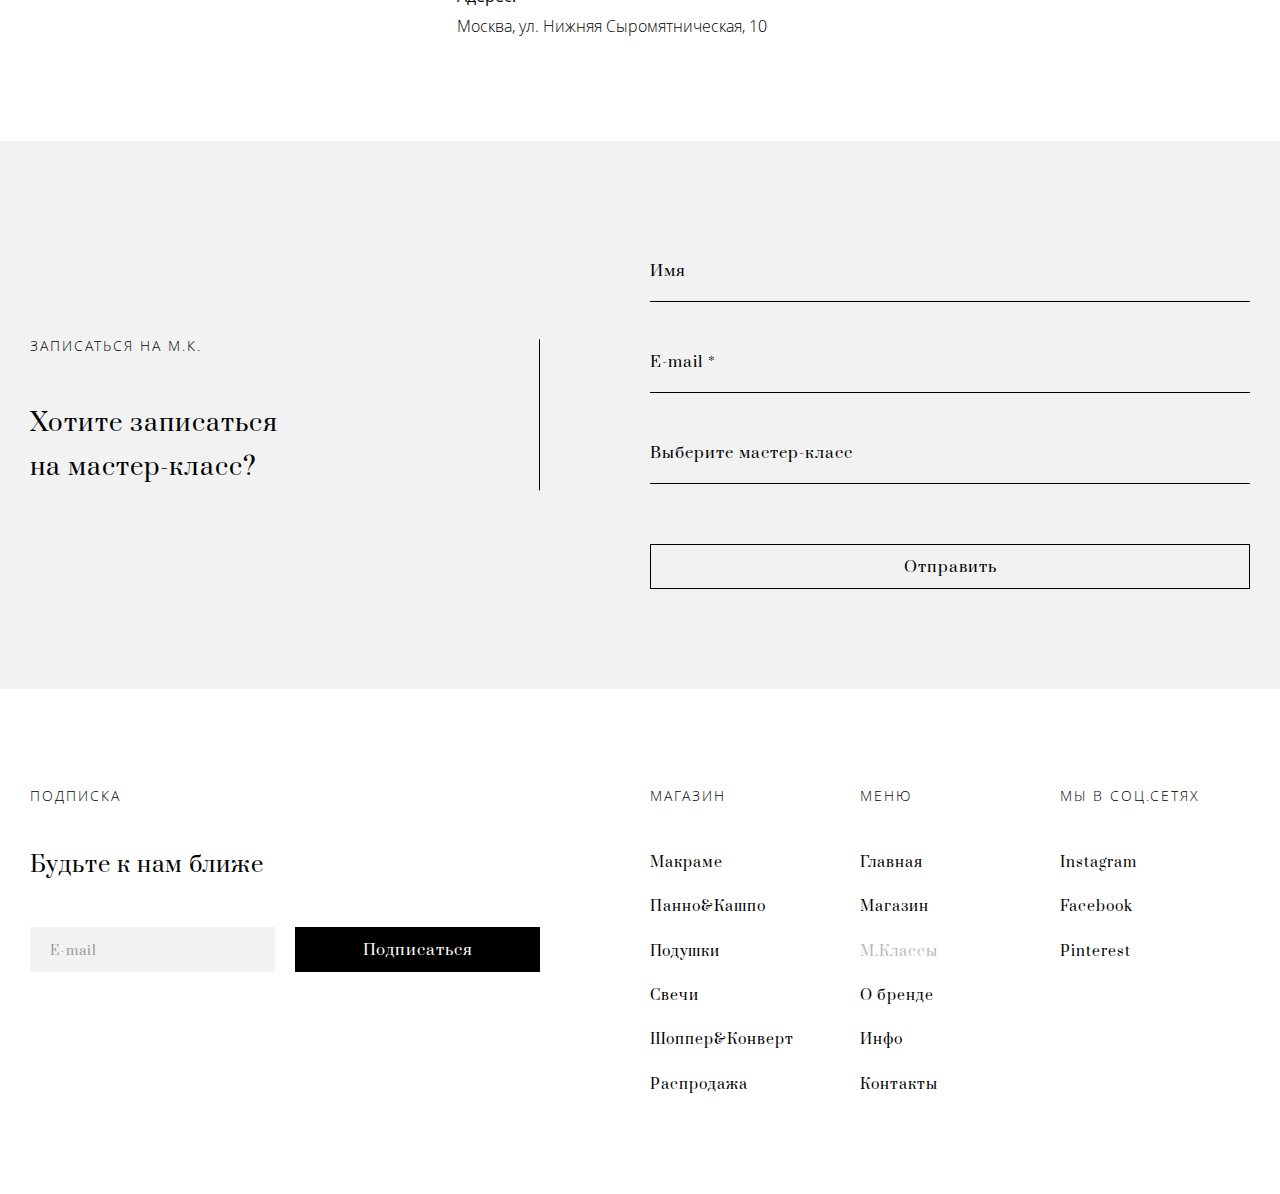
<file: masterclasses.html>
<!DOCTYPE html><html lang="ru"><head><meta charset="UTF-8"><meta name="viewport" content="width=device-width,initial-scale=1"><title>Casey - Masterclasse</title><link rel="shortcut icon" href="favicon/favicon.ico" type="image/x-icon"><link rel="stylesheet" href="css/style.min.css"></head><body><main class="wrapper" id="up"><div class="screen screen_min"><div class="screen__bg ibg ibg_fixed"><picture><source srcset="img/sections/masterclasses.webp" type="image/webp"><img src="img/sections/masterclasses.jpg" alt="min-sreen"></picture></div><header class="header"><div class="container"><div class="header__body"><div class="header__row"><a href="index.html" class="header__logo">casey</a></div><div class="header__row header__row_f-end"><div class="header__menu menu"><nav class="menu__nav"><div class="menu__wrapper"><div class="menu__inner"><ul class="menu__inner-link"><li><a href="index.html" class="menu__link">главная</a></li><li><a href="shop.html" class="menu__link">магазин</a></li><li><a href="masterclasses.html" class="menu__link active">м. классы</a></li></ul><ul class="menu__inner-link"><li><a href="aboutbrand.html" class="menu__link">о бренде</a></li><li><a href="info.html" class="menu__link">инфо</a></li><li><a href="contacts.html" class="menu__link">контакты</a></li></ul></div><div class="menu__close"><span></span> <span></span></div></div><div class="menu__phone"><span></span> <span></span> <span></span></div></nav></div></div></div></div></header></div><div class="content"><section class="section section_popular"><div class="container"><div class="section__body section__body_center"><div class="grid"><div class="grid__row"><div class="grid__col grid__col_masterclass"><div class="masterclass masterclass_mb"><div class="masterclass__bg ibg"><img src="img/masteclass/1.jpg" alt=""></div><div class="masterclass__content"><div class="masterclass__date"><span>05 / 08</span></div><h2 class="masterclass__title">Ловец снов или макраме</h2><div class="masterclass__descr">Вы самостоятельно сможете сплести ловца снов или небольшое настенное панно. Я покажу вам простые способы узелкового плетения и расскажу секреты, которые использую в своей работе. Все материалы включены в стоимость. С собой приносите только хорошее настроение.</div><div class="masterclass__info"><div class="masterclass__start"><span>Начало:</span> <span>11:00</span></div><div class="masterclass__address"><span>Адерес:</span> <span>Москва, ул. Нижняя Сыромятническая, 10</span></div></div></div></div></div><div class="grid__col grid__col_masterclass"><div class="masterclass masterclass_mb"><div class="masterclass__bg masterclass__bg_big ibg"><img src="img/masteclass/2.jpg" alt=""></div><div class="masterclass__content"><div class="masterclass__date"><span>08 / 08</span></div><h2 class="masterclass__title">Черное мини макраме</h2><div class="masterclass__descr">Вы самостоятельно сможете сплести настенное макраме из чeрных хлопковых нитей. Все материалы входят в стоимость.</div><div class="masterclass__info"><div class="masterclass__start"><span>Начало:</span> <span>11:00</span></div><div class="masterclass__address"><span>Адерес:</span> <span>Москва, ул. Нижняя Сыромятническая, 10</span></div></div></div></div></div><div class="grid__col grid__col_masterclass"><div class="masterclass"><div class="masterclass__bg ibg"><img src="img/masteclass/3.jpg" alt=""></div><div class="masterclass__content"><div class="masterclass__date"><span>23 / 08</span></div><h2 class="masterclass__title">Теплый плед для гостиной</h2><div class="masterclass__descr">На мастер-классе вы самостоятельно сможете связать небольшой плед из толстых хлопковых нитей. Для участия в мастер-классе не нужны специальные навыки или опыт вязания. Все материалы включены в стоимость, на выбор будет два цвета пряжи — черный и серый.</div><div class="masterclass__info"><div class="masterclass__start"><span>Начало:</span> <span>11:00</span></div><div class="masterclass__address"><span>Адерес:</span> <span>Москва, ул. Нижняя Сыромятническая, 10</span></div></div></div></div></div></div></div></div></div></section><section class="section section_popular section_bgColor"><div class="container"><div class="section__body"><div class="grid"><div class="grid__row grid__row_content-center"><div class="grid__col grid__col_content-aboutbrand"><div class="section__line"><h2 class="title">записаться на м.к.</h2><div class="section__descr"><span>Хотите записаться</span> <span>на мастер-класс?</span></div></div></div><div class="grid__col"><form action="#" class="form form_section" id="masterclass-form"><div class="form__border form__border_section"><input name="text" type="text" class="form__el form__el_section" placeholder="Имя" autocomplete="off"></div><div class="form__border form__border_section form__border_error"><input name="email" type="email" class="form__el form__el_section" placeholder="E-mail *" autocomplete="off"></div><div class="form__border form__border_section form__border_mb form__border_error"><input name="choice" type="text" class="form__el form__el_section form__el_mb" placeholder="Выберите мастер-класс" autocomplete="off"></div><button class="form__btn form__btn_section"><span>Отправить</span></button></form></div></div></div></div></div></section></div><footer class="footer"><div class="container"><div class="footer__body"><div class="grid"><div class="grid__row"><div class="grid__col grid__col_content-footer"><h2 class="title">подписка</h2><div class="descr descr_footer"><span>Будьте к нам ближе</span></div><form action="#" class="form" id="subscribe"><div class="grid"><div class="grid__row"><div class="grid__col"><div class="form__border form__border_footer"><input name="email" type="email" class="form__el" placeholder="E-mail" autocomplete="off"></div></div><div class="grid__col"><button class="form__btn"><span>Подписаться</span></button></div></div></div></form></div><div class="grid__col"><div class="grid__row"><div class="grid__col grid__col_mini"><div class="title">магазин</div><nav class="footer__nav"><a href="shop.html#tab2" class="footer__link">Макраме</a> <a href="shop.html#tab3" class="footer__link">Панно&Кашпо</a> <a href="shop.html#tab4" class="footer__link">Подушки</a> <a href="shop.html#tab5" class="footer__link">Свечи</a> <a href="shop.html#tab6" class="footer__link">Шоппер&Конверт</a> <a href="shop.html#tab7" class="footer__link">Распродажа</a></nav></div><div class="grid__col grid__col_mini"><div class="title">меню</div><nav class="footer__nav"><a href="index.html" class="footer__link">Главная</a> <a href="shop.html" class="footer__link">Магазин</a> <a href="masterclasses.html" class="footer__link active">М.Классы</a> <a href="aboutbrand.html" class="footer__link">О бренде</a> <a href="info.html" class="footer__link">Инфо</a> <a href="contacts.html" class="footer__link">Контакты</a></nav></div><div class="grid__col grid__col_mini"><div class="title">мы в соц.сетях</div><nav class="footer__nav"><a href="https://www.instagram.com/?hl=ru" target="_blank" class="footer__link">Instagram</a> <a href="https://ru-ru.facebook.com/" target="_blank" class="footer__link">Facebook</a> <a href="https://www.pinterest.ru/" target="_blank" class="footer__link">Pinterest</a></nav></div></div></div></div></div></div></div></footer></main><a href="#up" class="pageup"><span class="icon-pageUp"></span></a><script src="js/jquery-3.5.1.min.js"></script><script src="js/validate.min.js"></script><script src="js/script.min.js"></script></body></html>
</file>
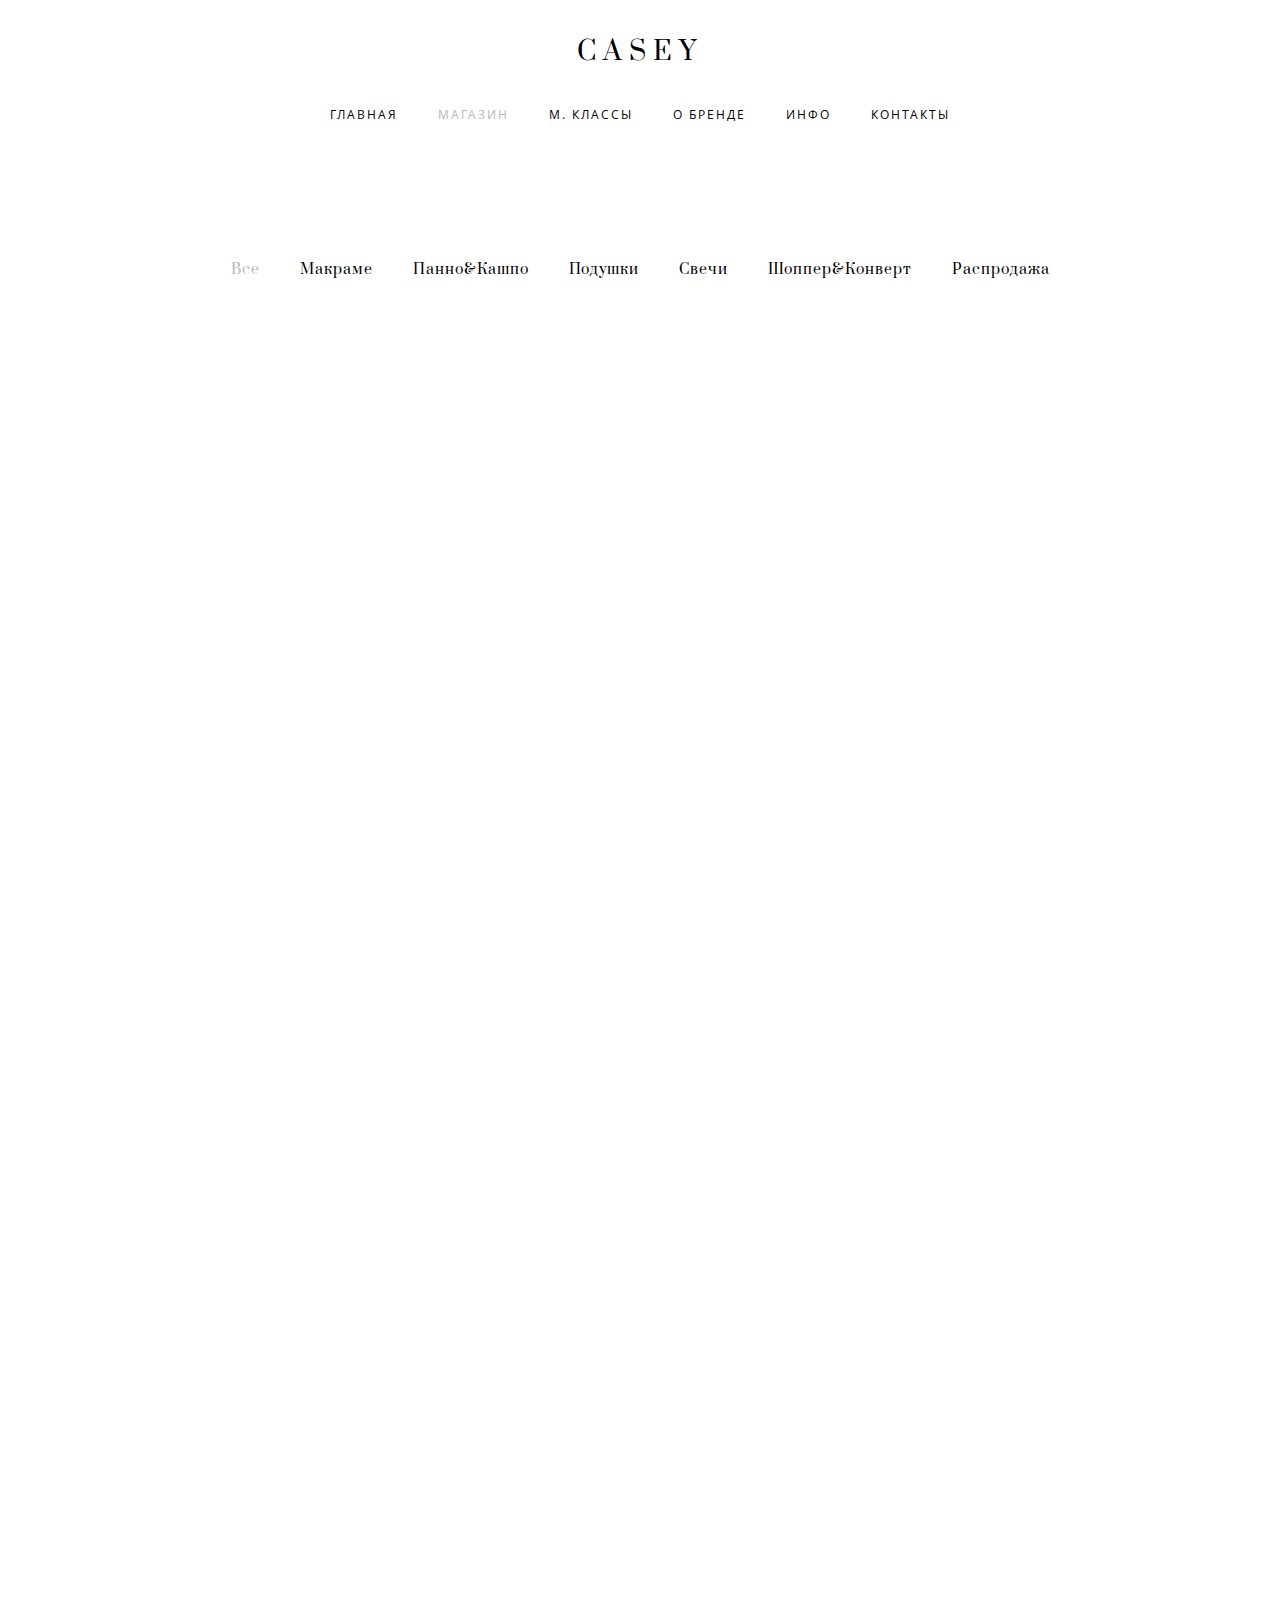
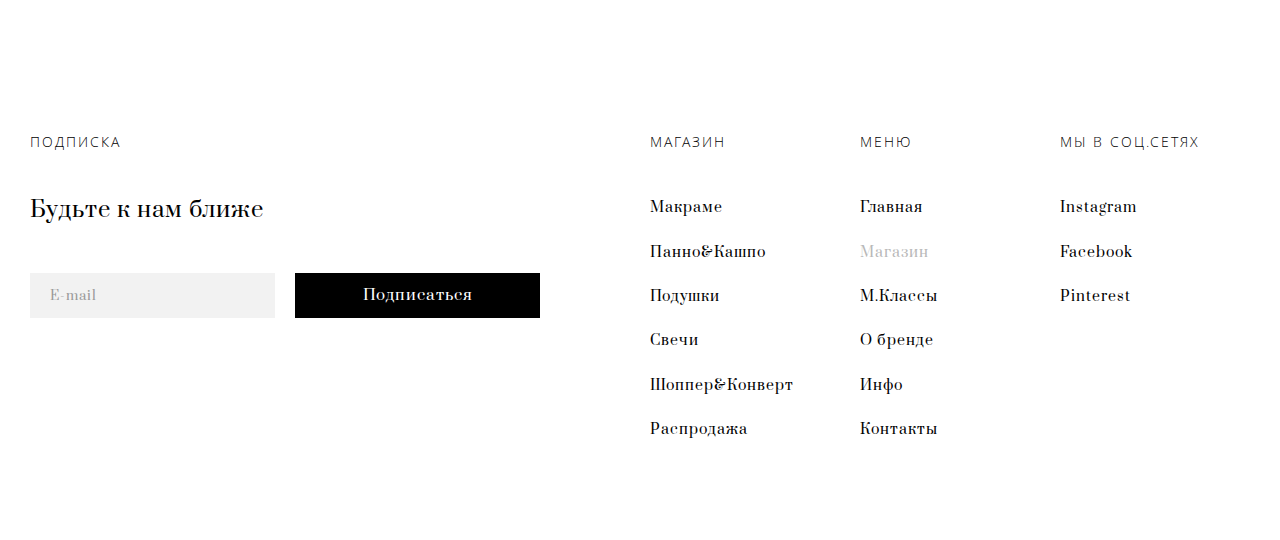
<file: shop.html>
<!DOCTYPE html><html lang="ru"><head><meta charset="UTF-8"><meta name="viewport" content="width=device-width,iniztial-scale=1"><title>Casey - Shop</title><link rel="shortcut icon" href="favicon/favicon.ico" type="image/x-icon"><link rel="stylesheet" href="css/style.min.css"></head><body><main class="wrapper" id="up"><div class="screen"><div class="screen__bg ibg ibg_fixed"><picture><source srcset="img/sections/contact.webp" type="image/webp"><img src="img/sections/contact.jpg" alt="main-sreen"></picture></div><header class="header"><div class="container"><div class="header__body"><div class="header__row"><a href="index.html" class="header__logo">casey</a></div><div class="header__row header__row_f-end"><div class="header__menu menu"><nav class="menu__nav"><div class="menu__wrapper"><div class="menu__inner"><ul class="menu__inner-link"><li><a href="index.html" class="menu__link">главная</a></li><li><a href="shop.html" class="menu__link active">магазин</a></li><li><a href="masterclasses.html" class="menu__link">м. классы</a></li></ul><ul class="menu__inner-link"><li><a href="aboutbrand.html" class="menu__link">о бренде</a></li><li><a href="info.html" class="menu__link">инфо</a></li><li><a href="contacts.html" class="menu__link">контакты</a></li></ul></div><div class="menu__close"><span></span> <span></span></div></div><div class="menu__phone"><span></span> <span></span> <span></span></div></nav></div></div></div></div></header></div><div class="content content_adaptivePT"><section class="section section_popular"><div class="container"><div class="section__body section__body_pgoods"><div class="catalog"><ul class="catalog__tabs"><li class="catalog__tab active">Все</li><li class="catalog__tab">Макраме</li><li class="catalog__tab">Панно&Кашпо</li><li class="catalog__tab">Подушки</li><li class="catalog__tab">Свечи</li><li class="catalog__tab">Шоппер&Конверт</li><li class="catalog__tab">Распродажа</li></ul><!-- All --><div class="catalog__content active"><div class="grid"><div class="grid__row"><div class="grid__col"><!-- ITEM ----------------------------------------------------- --><div class="item"><a href="#" class="item__el item__el_sale ibg"><img src="img/goods/1.jpg" alt="Свеча Verbena"></a><div class="item__info"><div class="item__name"><span>Свеча Verbena</span></div><div class="item__prices prices"><div class="prices__sale active"><span>1100 р.</span></div><div class="prices__price active"><span>1500 р.</span></div></div></div></div><!-- ITEM ----------------------------------------------------- --><div class="item"><a href="#" class="item__el ibg"><img src="img/goods/2.jpg" alt="Вязаная подушка"></a><div class="item__info"><div class="item__name"><span>Вязаная подушка</span></div><div class="item__prices prices"><div class="prices__sale"><span>2900 р.</span></div><div class="prices__price"><span>2900 р.</span></div></div></div></div></div><div class="grid__col"><!-- ITEM ----------------------------------------------------- --><div class="item"><a href="#" class="item__el ibg"><img src="img/goods/3.jpg" alt="Серое макраме"></a><div class="item__info"><div class="item__name"><span>Серое макраме</span></div><div class="item__prices prices"><div class="prices__sale"><span>1900 р.</span></div><div class="prices__price"><span>1900 р.</span></div></div></div></div><!-- ITEM ----------------------------------------------------- --><div class="item"><a href="#" class="item__el item__el_sale ibg"><img src="img/goods/4.jpg" alt="Черное макраме"></a><div class="item__info"><div class="item__name"><span>Черное макраме</span></div><div class="item__prices prices"><div class="prices__sale active"><span>1400 р.</span></div><div class="prices__price active"><span>1900 р.</span></div></div></div></div></div></div><div class="grid__row"><div class="grid__col"><!-- ITEM ----------------------------------------------------- --><div class="item"><a href="#" class="item__el ibg"><img src="img/goods/5.jpg" alt="EARTH Настенное панно"></a><div class="item__info"><div class="item__name"><span>EARTH Настенное панно</span></div><div class="item__prices prices"><div class="prices__sale"><span>15000 р.</span></div><div class="prices__price"><span>15000 р.</span></div></div></div></div><!-- ITEM ----------------------------------------------------- --><div class="item"><a href="#" class="item__el ibg"><img src="img/goods/6.jpg" alt="Набор KNOT it Yourself - Панно Boho"></a><div class="item__info"><div class="item__name"><span>Набор KNOT it Yourself - Панно Boho</span></div><div class="item__prices prices"><div class="prices__sale"><span>1200 р.</span></div><div class="prices__price"><span>1200 р.</span></div></div></div></div></div><div class="grid__col"><!-- ITEM ----------------------------------------------------- --><div class="item"><a href="#" class="item__el ibg"><img src="img/goods/7.jpg" alt="Набор KNOT it Yourself - Панно Scandi"></a><div class="item__info"><div class="item__name"><span>Набор KNOT it Yourself - Панно Scandi</span></div><div class="item__prices prices"><div class="prices__sale"><span>1200 р.</span></div><div class="prices__price"><span>1200 р.</span></div></div></div></div><!-- ITEM ----------------------------------------------------- --><div class="item"><a href="#" class="item__el item__el_sale ibg"><img src="img/goods/8.jpg" alt="Настенное панно вытянутое Earth"></a><div class="item__info"><div class="item__name"><span>Настенное панно вытянутое Earth</span></div><div class="item__prices prices"><div class="prices__sale active"><span>11000 р.</span></div><div class="prices__price active"><span>15000 р.</span></div></div></div></div></div></div><div class="grid__row"><div class="grid__col"><!-- ITEM ----------------------------------------------------- --><div class="item"><a href="#" class="item__el ibg"><img src="img/goods/9.jpg" alt="Стеклянный конверт Earth - Copper"></a><div class="item__info"><div class="item__name"><span>Стеклянный конверт Earth - Copper</span></div><div class="item__prices prices"><div class="prices__sale"><span>2500 р.</span></div><div class="prices__price"><span>2500 р.</span></div></div></div></div><!-- ITEM ----------------------------------------------------- --><div class="item"><a href="#" class="item__el item__el_sale ibg"><img src="img/goods/10.jpg" alt="Экологичная сумка-шоппер Terracota"></a><div class="item__info"><div class="item__name"><span>Экологичная сумка-шоппер Terracota</span></div><div class="item__prices prices"><div class="prices__sale active"><span>3700 р.</span></div><div class="prices__price active"><span>5000 р.</span></div></div></div></div></div><div class="grid__col"><!-- ITEM ----------------------------------------------------- --><div class="item"><a href="#" class="item__el item__el_sale ibg"><img src="img/goods/11.jpg" alt="Стеклянный конверт Earth"></a><div class="item__info"><div class="item__name"><span>Стеклянный конверт Earth</span></div><div class="item__prices prices"><div class="prices__sale active"><span>1800 р.</span></div><div class="prices__price active"><span>2500 р.</span></div></div></div></div><!-- ITEM ----------------------------------------------------- --><div class="item"><a href="#" class="item__el ibg"><img src="img/goods/12.jpg" alt="Подвесное кашпо Air Plant Earth"></a><div class="item__info"><div class="item__name"><span>Подвесное кашпо Air Plant Earth</span></div><div class="item__prices prices"><div class="prices__sale"><span>3000 р.</span></div><div class="prices__price"><span>3000 р.</span></div></div></div></div></div></div></div></div><!-- Макраме --><div class="catalog__content"><div class="grid"><div class="grid__row"><div class="grid__col"><!-- ITEM ----------------------------------------------------- --><div class="item"><a href="#" class="item__el ibg"><img src="img/goods/3.jpg" alt="Серое макраме"></a><div class="item__info"><div class="item__name"><span>Серое макраме</span></div><div class="item__prices prices"><div class="prices__sale"><span>1900 р.</span></div><div class="prices__price"><span>1900 р.</span></div></div></div></div><!-- ITEM ----------------------------------------------------- --><div class="item"><a href="#" class="item__el item__el_sale ibg"><img src="img/goods/4.jpg" alt="Черное макраме"></a><div class="item__info"><div class="item__name"><span>Черное макраме</span></div><div class="item__prices prices"><div class="prices__sale active"><span>1400 р.</span></div><div class="prices__price active"><span>1900 р.</span></div></div></div></div></div></div></div></div><!-- Панно&Кашпо --><div class="catalog__content"><div class="grid"><div class="grid__row"><div class="grid__col"><!-- ITEM ----------------------------------------------------- --><div class="item"><a href="#" class="item__el ibg"><img src="img/goods/5.jpg" alt="EARTH Настенное панно"></a><div class="item__info"><div class="item__name"><span>EARTH Настенное панно</span></div><div class="item__prices prices"><div class="prices__sale"><span>15000 р.</span></div><div class="prices__price"><span>15000 р.</span></div></div></div></div><!-- ITEM ----------------------------------------------------- --><div class="item"><a href="#" class="item__el ibg"><img src="img/goods/6.jpg" alt="Набор KNOT it Yourself - Панно Boho"></a><div class="item__info"><div class="item__name"><span>Набор KNOT it Yourself - Панно Boho</span></div><div class="item__prices prices"><div class="prices__sale"><span>1200 р.</span></div><div class="prices__price"><span>1200 р.</span></div></div></div></div></div><div class="grid__col"><!-- ITEM ----------------------------------------------------- --><div class="item"><a href="#" class="item__el ibg"><img src="img/goods/7.jpg" alt="Набор KNOT it Yourself - Панно Scandi"></a><div class="item__info"><div class="item__name"><span>Набор KNOT it Yourself - Панно Scandi</span></div><div class="item__prices prices"><div class="prices__sale"><span>1200 р.</span></div><div class="prices__price"><span>1200 р.</span></div></div></div></div><!-- ITEM ----------------------------------------------------- --><div class="item"><a href="#" class="item__el item__el_sale ibg"><img src="img/goods/8.jpg" alt="Настенное панно вытянутое Earth"></a><div class="item__info"><div class="item__name"><span>Настенное панно вытянутое Earth</span></div><div class="item__prices prices"><div class="prices__sale active"><span>11000 р.</span></div><div class="prices__price active"><span>15000 р.</span></div></div></div></div></div></div><div class="grid__row"><div class="grid__col"><!-- ITEM ----------------------------------------------------- --><div class="item"><a href="#" class="item__el ibg"><img src="img/goods/12.jpg" alt="Подвесное кашпо Air Plant Earth"></a><div class="item__info"><div class="item__name"><span>Подвесное кашпо Air Plant Earth</span></div><div class="item__prices prices"><div class="prices__sale"><span>3000 р.</span></div><div class="prices__price"><span>3000 р.</span></div></div></div></div></div></div></div></div><!-- Подушки --><div class="catalog__content"><div class="grid"><div class="grid__row"><div class="grid__col"><!-- ITEM ----------------------------------------------------- --><div class="item"><a href="#" class="item__el ibg"><img src="img/goods/2.jpg" alt="Вязаная подушка"></a><div class="item__info"><div class="item__name"><span>Вязаная подушка</span></div><div class="item__prices prices"><div class="prices__sale"><span>2900 р.</span></div><div class="prices__price"><span>2900 р.</span></div></div></div></div></div></div></div></div><!-- Свечи --><div class="catalog__content"><div class="grid"><div class="grid__row"><div class="grid__col"><!-- ITEM ----------------------------------------------------- --><div class="item"><a href="#" class="item__el item__el_sale ibg"><img src="img/goods/1.jpg" alt="Свеча Verbena"></a><div class="item__info"><div class="item__name"><span>Свеча Verbena</span></div><div class="item__prices prices"><div class="prices__sale active"><span>1100 р.</span></div><div class="prices__price active"><span>1500 р.</span></div></div></div></div></div></div></div></div><!-- Шоппер&Конверт --><div class="catalog__content"><div class="grid"><div class="grid__row"><div class="grid__col"><!-- ITEM ----------------------------------------------------- --><div class="item"><a href="#" class="item__el item__el_sale ibg"><img src="img/goods/10.jpg" alt="Экологичная сумка-шоппер Terracota"></a><div class="item__info"><div class="item__name"><span>Экологичная сумка-шоппер Terracota</span></div><div class="item__prices prices"><div class="prices__sale active"><span>3700 р.</span></div><div class="prices__price active"><span>5000 р.</span></div></div></div></div><!-- ITEM ----------------------------------------------------- --><div class="item"><a href="#" class="item__el ibg"><img src="img/goods/9.jpg" alt="Стеклянный конверт Earth - Copper"></a><div class="item__info"><div class="item__name"><span>Стеклянный конверт Earth - Copper</span></div><div class="item__prices prices"><div class="prices__sale"><span>2500 р.</span></div><div class="prices__price"><span>2500 р.</span></div></div></div></div></div><div class="grid__col"><!-- ITEM ----------------------------------------------------- --><div class="item"><a href="#" class="item__el item__el_sale ibg"><img src="img/goods/11.jpg" alt="Стеклянный конверт Earth"></a><div class="item__info"><div class="item__name"><span>Стеклянный конверт Earth</span></div><div class="item__prices prices"><div class="prices__sale active"><span>1800 р.</span></div><div class="prices__price active"><span>2500 р.</span></div></div></div></div></div></div></div></div><!-- Sale --><div class="catalog__content"><div class="grid"><div class="grid__row"><div class="grid__col"><!-- ITEM ----------------------------------------------------- --><div class="item"><a href="#" class="item__el item__el_sale ibg"><img src="img/goods/1.jpg" alt="Свеча Verbena"></a><div class="item__info"><div class="item__name"><span>Свеча Verbena</span></div><div class="item__prices prices"><div class="prices__sale active"><span>1100 р.</span></div><div class="prices__price active"><span>1500 р.</span></div></div></div></div><!-- ITEM ----------------------------------------------------- --><div class="item"><a href="#" class="item__el item__el_sale ibg"><img src="img/goods/4.jpg" alt="Черное макраме"></a><div class="item__info"><div class="item__name"><span>Черное макраме</span></div><div class="item__prices prices"><div class="prices__sale active"><span>1400 р.</span></div><div class="prices__price active"><span>1900 р.</span></div></div></div></div></div><div class="grid__col"><!-- ITEM ----------------------------------------------------- --><div class="item"><a href="#" class="item__el item__el_sale ibg"><img src="img/goods/8.jpg" alt="Настенное панно вытянутое Earth"></a><div class="item__info"><div class="item__name"><span>Настенное панно вытянутое Earth</span></div><div class="item__prices prices"><div class="prices__sale active"><span>11000 р.</span></div><div class="prices__price active"><span>15000 р.</span></div></div></div></div><!-- ITEM ----------------------------------------------------- --><div class="item"><a href="#" class="item__el item__el_sale ibg"><img src="img/goods/10.jpg" alt="Экологичная сумка-шоппер Terracota"></a><div class="item__info"><div class="item__name"><span>Экологичная сумка-шоппер Terracota</span></div><div class="item__prices prices"><div class="prices__sale active"><span>3700 р.</span></div><div class="prices__price active"><span>5000 р.</span></div></div></div></div></div></div><div class="grid__row"><div class="grid__col"><!-- ITEM ----------------------------------------------------- --><div class="item"><a href="#" class="item__el item__el_sale ibg"><img src="img/goods/11.jpg" alt="Стеклянный конверт Earth"></a><div class="item__info"><div class="item__name"><span>Стеклянный конверт Earth</span></div><div class="item__prices prices"><div class="prices__sale active"><span>1800 р.</span></div><div class="prices__price active"><span>2500 р.</span></div></div></div></div></div></div></div></div></div></div></div></section></div><footer class="footer"><div class="container"><div class="footer__body"><div class="grid"><div class="grid__row"><div class="grid__col grid__col_content-footer"><h2 class="title">подписка</h2><div class="descr descr_footer"><span>Будьте к нам ближе</span></div><form action="#" class="form" id="subscribe"><div class="grid"><div class="grid__row"><div class="grid__col"><div class="form__border form__border_footer"><input name="email" type="email" class="form__el" placeholder="E-mail" autocomplete="off"></div></div><div class="grid__col"><button class="form__btn"><span>Подписаться</span></button></div></div></div></form></div><div class="grid__col"><div class="grid__row"><div class="grid__col grid__col_mini"><div class="title">магазин</div><nav class="footer__nav"><a href="#tab2" class="footer__link">Макраме</a> <a href="#tab3" class="footer__link">Панно&Кашпо</a> <a href="#tab4" class="footer__link">Подушки</a> <a href="#tab5" class="footer__link">Свечи</a> <a href="#tab6" class="footer__link">Шоппер&Конверт</a> <a href="#tab7" class="footer__link">Распродажа</a></nav></div><div class="grid__col grid__col_mini"><div class="title">меню</div><nav class="footer__nav"><a href="index.html" class="footer__link">Главная</a> <a href="shop.html" class="footer__link active">Магазин</a> <a href="masterclasses.html" class="footer__link">М.Классы</a> <a href="aboutbrand.html" class="footer__link">О бренде</a> <a href="info.html" class="footer__link">Инфо</a> <a href="contacts.html" class="footer__link">Контакты</a></nav></div><div class="grid__col grid__col_mini"><div class="title">мы в соц.сетях</div><nav class="footer__nav"><a href="https://www.instagram.com/?hl=ru" target="_blank" class="footer__link">Instagram</a> <a href="https://ru-ru.facebook.com/" target="_blank" class="footer__link">Facebook</a> <a href="https://www.pinterest.ru/" target="_blank" class="footer__link">Pinterest</a></nav></div></div></div></div></div></div></div></footer></main><a href="#up" class="pageup"><span class="icon-pageUp"></span></a><script src="js/jquery-3.5.1.min.js"></script><script src="js/validate.min.js"></script><script src="js/script.min.js"></script></body></html>
</file>
<file: css/style.min.css>
@font-face{font-family:'Open Sans';src:url(../fonts/OpenSans-Light.woff) format("woff"),url(../fonts/OpenSans-Light.ttf) format("truetype");font-weight:300;font-style:normal;font-display:swap}@font-face{font-family:'Open Sans';src:url(../fonts/OpenSans-Regular.woff) format("woff"),url(../fonts/OpenSans-Regular.ttf) format("truetype");font-weight:400;font-style:normal;font-display:swap}@font-face{font-family:Prata;src:url(../fonts/Prata-Regular.woff) format("woff"),url(../fonts/Prata-Regular.ttf) format("truetype");font-weight:400;font-style:normal;font-display:swap}@font-face{font-family:icomoon;src:url(../icons-font/icomoon.eot?7den40);src:url(../icons-font/icomoon.eot?7den40#iefix) format("embedded-opentype"),url(../icons-font/icomoon.ttf?7den40) format("truetype"),url(../icons-font/icomoon.woff?7den40) format("woff"),url(../icons-font/icomoon.svg?7den40#icomoon) format("svg");font-weight:400;font-style:normal;font-display:block}[class*=" icon-"],[class^=icon-]{font-family:icomoon!important;speak:none;font-style:normal;font-weight:400;font-variant:normal;text-transform:none;line-height:1;-webkit-font-smoothing:antialiased;-moz-osx-font-smoothing:grayscale}.icon-instagram:before{content:"\e900"}.icon-pageUp:before{content:"\e901"}.icon-search:before{content:"\e902"}.icon-shopping:before{content:"\e903"}*,:after,:before{margin:0;padding:0;border:0;-webkit-box-sizing:border-box;box-sizing:border-box;-webkit-tap-highlight-color:transparent}:active,:focus,a:active,a:focus{outline:0}aside,footer,header,nav{display:block}body,html{width:100%;height:100%;font-size:100%;line-height:1;font-size:16px;-ms-text-size-adjust:100%;-moz-text-size-adjust:100%;-webkit-text-size-adjust:100%}button,input,textarea{font-family:inherit;border-radius:none}input::-ms-clear{display:none}button{cursor:pointer}button::-moz-focus-inner{padding:0;border:0}a,a:hover,a:visited{text-decoration:none}li,ul{margin:0;padding:0;list-style-type:none}img{vertical-align:top}h1,h2,h3,h4,h5,h6,p{margin:0;padding:0;font-size:inherit;font-weight:300}.ibg{position:relative;background:center center/cover no-repeat}.ibg_fixed{background-attachment:fixed}.ibg img{width:0;height:0;position:absolute;top:0;left:0;opacity:0;visibility:hidden}.pageup{position:fixed;right:30px;bottom:30px;display:none;width:40px;height:40px;background:#e0c9b1}.pageup span{position:absolute;top:50%;left:50%;-webkit-transform:translate(-50%,-50%);-ms-transform:translate(-50%,-50%);transform:translate(-50%,-50%);font-size:25px;color:#000}.pageup:hover span{color:#b8b8b8}html{font-family:'Open Sans',sans-serif}.wrapper{display:-webkit-box;display:-ms-flexbox;display:flex;-webkit-box-orient:vertical;-webkit-box-direction:normal;-ms-flex-direction:column;flex-direction:column;position:relative}.content_adaptivePT{padding-top:160px}.container{max-width:1360px;width:100%;margin:0 auto;padding:0 30px}.catalog__tab.active,.footer__link.active,.menu__link.active{color:#b8b8b8}.grid__row{display:-webkit-box;display:-ms-flexbox;display:flex;-ms-flex-wrap:wrap;flex-wrap:wrap;-webkit-box-pack:justify;-ms-flex-pack:justify;justify-content:space-between;width:100%;-webkit-box-flex:0;-ms-flex:0 0 100%;flex:0 0 100%;text-align:left}.grid__row_content-center{-webkit-box-align:center;-ms-flex-align:center;align-items:center}.grid__col{display:-webkit-box;display:-ms-flexbox;display:flex;-ms-flex-wrap:wrap;flex-wrap:wrap;width:calc(100% / 2);-webkit-box-flex:0;-ms-flex:0 1 calc(100% / 2);flex:0 1 calc(100% / 2)}.grid__col:nth-of-type(1){padding-right:10px}.grid__col:nth-of-type(2){padding-left:10px}.grid__col_content-aboutbrand{-webkit-box-orient:vertical;-webkit-box-direction:normal;-ms-flex-direction:column;flex-direction:column;padding-right:100px!important}.grid__col_content-center{-webkit-box-orient:vertical;-webkit-box-direction:normal;-ms-flex-direction:column;flex-direction:column;text-align:center;padding-right:100px!important}.grid__col_content-footer{-webkit-box-orient:vertical;-webkit-box-direction:normal;-ms-flex-direction:column;flex-direction:column;text-align:left;padding-right:100px!important}.grid__col_little{width:calc(100% / 1);-webkit-box-flex:0;-ms-flex:0 0 calc(100% / 1);flex:0 0 calc(100% / 1)}.grid__col_little:nth-of-type(1){padding:0 0 10px 0}.grid__col_little:nth-of-type(2){padding:10px 0 0 0}.grid__col_mini{width:calc(100% / 3);-webkit-box-flex:0;-ms-flex:0 0 calc(100% / 3);flex:0 0 calc(100% / 3);-webkit-box-orient:vertical;-webkit-box-direction:normal;-ms-flex-direction:column;flex-direction:column}.grid__col_mini:nth-of-type(1){padding-right:10px}.grid__col_mini:nth-of-type(2){padding:0 10px 0 10px}.grid__col_mini:nth-of-type(3){padding-left:10px}.grid__col_masterclass{width:calc(100% / 3);-webkit-box-flex:0;-ms-flex:0 0 calc(100% / 3);flex:0 0 calc(100% / 3);-webkit-box-orient:vertical;-webkit-box-direction:normal;-ms-flex-direction:column;flex-direction:column}.grid__col_masterclass:nth-of-type(1){padding-right:20px}.grid__col_masterclass:nth-of-type(2){padding:0 20px 0 20px}.grid__col_masterclass:nth-of-type(3){padding-left:20px}.overlay{position:fixed;top:0;left:0;width:100%;height:100vh;background:rgba(0,0,0,.7);z-index:999}.modal{position:absolute;top:50%;left:50%;-webkit-transform:translate(-50%,-50%);-ms-transform:translate(-50%,-50%);transform:translate(-50%,-50%);background:#fff;width:700px;max-width:100%;height:450px}.modal__content{display:-webkit-box;display:-ms-flexbox;display:flex;-webkit-box-pack:center;-ms-flex-pack:center;justify-content:center;-webkit-box-align:center;-ms-flex-align:center;align-items:center;width:100%;height:100%}.modal__close{position:absolute;top:20px;right:20px;width:30px;height:30px;cursor:pointer}.modal__close span{display:block;position:absolute;top:50%;left:50%;width:100%;height:1px;background:#000}.modal__close span:nth-of-type(1){-webkit-transform:translate(-50%,-50%) rotate(45deg);-ms-transform:translate(-50%,-50%) rotate(45deg);transform:translate(-50%,-50%) rotate(45deg)}.modal__close span:nth-of-type(2){-webkit-transform:translate(-50%,-50%) rotate(-45deg);-ms-transform:translate(-50%,-50%) rotate(-45deg);transform:translate(-50%,-50%) rotate(-45deg)}.modal__close:hover span{background:#b8b8b8}#link{display:none}.form{width:100%}.form .error::-webkit-input-placeholder{color:red}.form .error::-moz-placeholder{color:red}.form .error:-ms-input-placeholder{color:red}.form .error::-ms-input-placeholder{color:red}.form .error::placeholder{color:red}.form label.error{display:none!important}.form__border{width:100%;margin-bottom:30px}.form__border_section{width:100%;border-bottom:1px solid #000}.form__border_section-color{border-color:#fff}.form__border_footer{margin-bottom:0}.form__border_mb{margin-bottom:60px}.form__border_error.active{border-color:red}.form__el{width:100%;height:45px;padding:0 20px;background:#f2f2f2;font-family:Prata,serif;font-weight:400;color:#000;letter-spacing:1px}.form__el::-webkit-input-placeholder{color:#999}.form__el::-moz-placeholder{color:#999}.form__el:-ms-input-placeholder{color:#999}.form__el::-ms-input-placeholder{color:#999}.form__el::placeholder{color:#999}.form__el_section{width:100%;padding:30px 0;background:0 0}.form__el_section::-webkit-input-placeholder{color:#000}.form__el_section::-moz-placeholder{color:#000}.form__el_section:-ms-input-placeholder{color:#000}.form__el_section::-ms-input-placeholder{color:#000}.form__el_section::placeholder{color:#000}.form__el_section-color{color:#fff;border-color:#fff}.form__el_section-color::-webkit-input-placeholder{color:#fff}.form__el_section-color::-moz-placeholder{color:#fff}.form__el_section-color:-ms-input-placeholder{color:#fff}.form__el_section-color::-ms-input-placeholder{color:#fff}.form__el_section-color::placeholder{color:#fff}.form__el_tarea{height:calc(45px * 3);resize:none}.form__btn{width:100%;height:45px;background:#000;font-family:Prata,serif;font-weight:400;letter-spacing:1px}.form__btn span{color:#fff}.form__btn_section{background:0 0;border:1px solid #000;-webkit-transition:all .2s ease;-o-transition:all .2s ease;transition:all .2s ease}.form__btn_section span{color:#000;-webkit-transition:all .2s ease;-o-transition:all .2s ease;transition:all .2s ease}.form__btn_section:hover{background:#000}.form__btn_section:hover span{color:#fff}.form__btn_section-color{border-color:#fff}.form__btn_section-color span{color:#fff}.form__btn_section-color:hover{background:#fff}.form__btn_section-color:hover span{color:#000}#subscribe .error{border:1px solid red}.item{width:calc(100% / 2);-webkit-box-flex:0;-ms-flex:0 0 calc(100% / 2);flex:0 0 calc(100% / 2)}.item:nth-of-type(1){padding-right:10px}.item:nth-of-type(2){padding-left:10px}.item__el{display:block;padding-bottom:100%;position:relative}.item__el_sale:before{content:'sale';position:absolute;right:20px;bottom:20px;width:50px;height:50px;background:#eedac4;border-radius:50%;display:-webkit-box;display:-ms-flexbox;display:flex;-webkit-box-pack:center;-ms-flex-pack:center;justify-content:center;-webkit-box-align:center;-ms-flex-align:center;align-items:center;font-family:Prata,serif;font-weight:400;color:#000;letter-spacing:1px}.item__el:after{content:'';position:absolute;top:0;left:0;width:100%;height:100%;background:rgba(255,255,255,0);-webkit-transition:all .2s ease;-o-transition:all .2s ease;transition:all .2s ease}.item__el:hover:after{background:rgba(255,255,255,.2)}.item__info{font-weight:300;letter-spacing:1px;line-height:24px;color:#000;text-align:center;padding:20px 0}.item__info span{display:block}.prices{display:-webkit-box;display:-ms-flexbox;display:flex;-webkit-box-pack:center;-ms-flex-pack:center;justify-content:center;-webkit-box-align:center;-ms-flex-align:center;align-items:center}.prices__price.active span{text-decoration:line-through}.prices__sale{display:none}.prices__sale.active{display:block;margin-right:10px}.prices__sale.active span{color:red}.title{text-transform:uppercase;font-weight:300;letter-spacing:2px;margin-bottom:50px;color:#000}.title_mb-min{margin-bottom:25px}.title_modal{text-transform:none;font-family:Prata,serif;font-weight:400;margin-bottom:0}.descr{font-family:Prata,serif;font-weight:400;letter-spacing:1px;margin-bottom:50px}.descr span{display:block}.descr_network-and-brand{font-family:'Open Sans',sans-serif;font-weight:300;letter-spacing:0;margin-bottom:0;padding:0 10%}.descr_big{margin-bottom:25px}.link{font-size:16px;font-weight:300;position:relative;padding:10px 0;-webkit-transition:color .1s ease;-o-transition:color .1s ease;transition:color .1s ease}.link:after{content:'';position:absolute;bottom:0;right:0;width:100%;height:.05rem;background:#fff}.link:hover{color:#b8b8b8}.screen{display:-webkit-box;display:-ms-flexbox;display:flex;-webkit-box-orient:vertical;-webkit-box-direction:normal;-ms-flex-direction:column;flex-direction:column;-webkit-box-pack:start;-ms-flex-pack:start;justify-content:flex-start;position:relative}.screen_min{min-height:70vh}.screen__bg{position:absolute;width:100%;height:100%;top:0;left:0;z-index:-10}.header{display:-webkit-box;display:-ms-flexbox;display:flex;-webkit-box-orient:vertical;-webkit-box-direction:normal;-ms-flex-direction:column;flex-direction:column;-webkit-box-pack:center;-ms-flex-pack:center;justify-content:center;-webkit-box-align:center;-ms-flex-align:center;align-items:center;position:absolute;top:0;left:0;width:100%;height:160px;background:#fff}.header *{color:#000}.header__logo{font-family:Prata,serif;font-weight:400;text-transform:uppercase;letter-spacing:7px}.header__body{display:-webkit-box;display:-ms-flexbox;display:flex;-webkit-box-orient:vertical;-webkit-box-direction:normal;-ms-flex-direction:column;flex-direction:column;-webkit-box-pack:center;-ms-flex-pack:center;justify-content:center;-webkit-box-align:center;-ms-flex-align:center;align-items:center;position:relative}.header__row{display:-webkit-box;display:-ms-flexbox;display:flex;-webkit-box-pack:center;-ms-flex-pack:center;justify-content:center;width:100%;height:auto}.header__row+.header__row{margin-top:40px}.menu__inner{display:-webkit-box;display:-ms-flexbox;display:flex;-webkit-box-pack:center;-ms-flex-pack:center;justify-content:center}.menu__inner-link{display:-webkit-box;display:-ms-flexbox;display:flex;-webkit-box-pack:center;-ms-flex-pack:center;justify-content:center}.menu__inner-link>li{margin:0 10px}.menu__link{text-transform:uppercase;letter-spacing:2px;padding:15px 10px;font-weight:400;-webkit-transition:color .1s ease;-o-transition:color .1s ease;transition:color .1s ease}.menu__link:hover{color:#b8b8b8}.menu__close{display:none}.menu__phone{display:none}.place{display:-webkit-box;display:-ms-flexbox;display:flex;-webkit-box-orient:vertical;-webkit-box-direction:normal;-ms-flex-direction:column;flex-direction:column;-webkit-box-pack:center;-ms-flex-pack:center;justify-content:center;min-height:100vh}.place *{color:#fff}.place__body{display:-webkit-box;display:-ms-flexbox;display:flex;-webkit-box-orient:vertical;-webkit-box-direction:normal;-ms-flex-direction:column;flex-direction:column;-webkit-box-pack:center;-ms-flex-pack:center;justify-content:center;-webkit-box-align:center;-ms-flex-align:center;align-items:center;text-align:center;padding-top:160px}.section{min-height:100px;position:relative}.section__bg{position:absolute;width:100%;height:100%;top:0;left:0;z-index:-10}.section_popular{background:#fff}.section_popular *{color:#000}.section_bgColor{background:#f2f2f2}.section_same *{color:#fff}.section__body{padding:100px 0}.section__body_left{text-align:left}.section__body_center{text-align:center}.section__body_right{text-align:right}.section__body_pgoods{padding:100px 0 calc(100px - 20px) 0}.section__body_pbig{padding:200px 0}.section__body_pmin{padding:50px 0}.section__wrapper{width:50%;margin:0 auto}.section__content{width:100%;padding-right:100px}.section__info-title{font-family:Prata,serif;font-weight:400;letter-spacing:1px;margin-bottom:50px}.section__descr{font-family:Prata,serif;font-weight:400;letter-spacing:1px}.section__descr span{display:block}.section__text{font-weight:400;color:#353535;line-height:2;margin-bottom:50px}.section__text span{display:block}.section__text_nomb{margin-bottom:0}.section__inner li{position:relative;-webkit-transform:translateX(20px);-ms-transform:translateX(20px);transform:translateX(20px);color:#353535}.section__inner li:before{content:'';position:absolute;top:13px;left:-20px;width:5px;height:5px;background:#353535;border-radius:50%}.section__line{position:relative}.section__line:after{content:'';position:absolute;top:50%;right:0;-webkit-transform:translateY(-50%);-ms-transform:translateY(-50%);transform:translateY(-50%);width:.05rem;height:100%;background:#000}.section__wrapper-link{display:-webkit-box;display:-ms-flexbox;display:flex}.section__link{text-transform:uppercase;font-weight:300;color:#000;letter-spacing:2px}.section__link:hover{color:#b8b8b8}.network-and-brand{display:-webkit-box;display:-ms-flexbox;display:flex;-webkit-box-orient:vertical;-webkit-box-direction:normal;-ms-flex-direction:column;flex-direction:column;-webkit-box-align:center;-ms-flex-align:center;align-items:center}.network-and-brand__subtitle{font-family:Prata,serif;font-weight:400;margin-bottom:20px;letter-spacing:2px}.network-and-brand__link{display:-webkit-box;display:-ms-flexbox;display:flex;-webkit-box-pack:center;-ms-flex-pack:center;justify-content:center;-webkit-box-align:center;-ms-flex-align:center;align-items:center;width:40px;height:40px;font-family:Prata,serif;font-weight:400;margin-bottom:30px}.network-and-brand__link span{color:#000}.network-and-brand__link:hover span{color:#b8b8b8}.masterclass{width:100%}.masterclass__bg{margin-bottom:20px;padding-bottom:70%}.masterclass__bg_big{padding-bottom:150%}.masterclass__date{font-weight:300;text-transform:uppercase;letter-spacing:2px;margin-bottom:20px}.masterclass__title{font-family:Prata,serif;font-weight:400;letter-spacing:1px;margin-bottom:20px}.masterclass__descr{font-weight:300;line-height:1.7;margin-bottom:50px}.masterclass__info{font-weight:300;margin-bottom:0}.masterclass__start{margin-bottom:20px}.masterclass__start span:nth-of-type(1){font-weight:400}.masterclass__address span{display:block}.masterclass__address span:nth-of-type(1){font-weight:400}.catalog__content{display:none;opacity:0}.catalog__content.active{display:block;-webkit-animation:catalog 1s ease forwards;animation:catalog 1s ease forwards}.catalog__tabs{display:-webkit-box;display:-ms-flexbox;display:flex;-ms-flex-wrap:wrap;flex-wrap:wrap;-webkit-box-pack:center;-ms-flex-pack:center;justify-content:center;-webkit-box-align:center;-ms-flex-align:center;align-items:center;width:1000px;max-width:100%;margin:0 auto;margin-bottom:calc(50px - 20px)}.catalog__tab{font-family:Prata,serif;font-weight:400;color:#000;letter-spacing:1px;cursor:pointer;margin:0 20px 20px 20px}.catalog__tab:hover{color:#b8b8b8}.footer{min-height:100px;background:#fff}.footer__body{padding:100px 0}.footer__nav{display:-webkit-box;display:-ms-flexbox;display:flex;-webkit-box-orient:vertical;-webkit-box-direction:normal;-ms-flex-direction:column;flex-direction:column;-webkit-box-align:start;-ms-flex-align:start;align-items:flex-start}.footer__link{font-family:Prata,serif;font-weight:400;color:#000;letter-spacing:1px;margin-bottom:25px}.footer__link:last-of-type{margin-bottom:0}.footer__link:hover{color:#b8b8b8}@-webkit-keyframes sticky{100%{-webkit-transform:translateY(0);transform:translateY(0)}}@keyframes sticky{100%{-webkit-transform:translateY(0);transform:translateY(0)}}@-webkit-keyframes catalog{100%{opacity:1}}@keyframes catalog{100%{opacity:1}}@media (min-width:767px){.form__el{font-size:calc(14px + 1 * (100vw / 1460))}.form__el::-webkit-input-placeholder{font-size:calc(12px + 1 * (100vw / 1460))}.form__el::-moz-placeholder{font-size:calc(12px + 1 * (100vw / 1460))}.form__el:-ms-input-placeholder{font-size:calc(12px + 1 * (100vw / 1460))}.form__el::-ms-input-placeholder{font-size:calc(12px + 1 * (100vw / 1460))}.form__el::placeholder{font-size:calc(12px + 1 * (100vw / 1460))}.form__el_section::-webkit-input-placeholder{font-size:calc(14px + 1 * (100vw / 1460))}.form__el_section::-moz-placeholder{font-size:calc(14px + 1 * (100vw / 1460))}.form__el_section:-ms-input-placeholder{font-size:calc(14px + 1 * (100vw / 1460))}.form__el_section::-ms-input-placeholder{font-size:calc(14px + 1 * (100vw / 1460))}.form__el_section::placeholder{font-size:calc(14px + 1 * (100vw / 1460))}.form__btn{font-size:calc(14px + 1 * (100vw / 1460))}.item__info{font-size:calc(15px + 0 * (100vw / 1460))}.item__info{line-height:calc(25px + 5 * (100vw / 1460))}.title{font-size:calc(12px + 2 * (100vw / 1460))}.title_mb-adaptive{margin-bottom:calc(15px + 15 * (100vw / 1460))}.title_modal{font-size:calc(20px + 10 * (100vw / 1460))}.descr{font-size:calc(20px + 4 * (100vw / 1460))}.descr{line-height:calc(35px + 10 * (100vw / 1460))}.descr_place{font-size:calc(24px + 8 * (100vw / 1460))}.descr_place{margin-bottom:calc(40px + 30 * (100vw / 1460))}.descr_network-and-brand{font-size:calc(16px + 4 * (100vw / 1460))}.descr_footer{font-size:calc(20px + 2 * (100vw / 1460))}.descr_footer{line-height:calc(20px + 5 * (100vw / 1460))}.descr_big{font-size:calc(24px + 6 * (100vw / 1460))}.descr_big{line-height:calc(35px + 10 * (100vw / 1460))}.header__logo{font-size:calc(24px + 2 * (100vw / 1460))}.menu__link{font-size:calc(11.9px + .1 * (100vw / 1460))}.section__info-title{font-size:calc(20px + 4 * (100vw / 1460))}.section__info-title{line-height:calc(35px + 10 * (100vw / 1460))}.section__descr{font-size:calc(20px + 4 * (100vw / 1460))}.section__descr{line-height:calc(35px + 10 * (100vw / 1460))}.section__text{font-size:calc(15px + 0 * (100vw / 1460))}.section__link{font-size:calc(14px + 2 * (100vw / 1460))}.network-and-brand__subtitle{font-size:calc(30px + 10 * (100vw / 1460))}.network-and-brand__link span{font-size:calc(25px + 2 * (100vw / 1460))}.masterclass__date{font-size:calc(12px + 2 * (100vw / 1460))}.masterclass__title{font-size:calc(26px + 4 * (100vw / 1460))}.masterclass__title{line-height:calc(35px + 10 * (100vw / 1460))}.masterclass__descr{font-size:calc(15px + 2 * (100vw / 1460))}.masterclass__info{font-size:calc(14px + 2 * (100vw / 1460))}.masterclass__info{line-height:calc(25px + 5 * (100vw / 1460))}.catalog__tab{font-size:calc(13.9px + .1 * (100vw / 1460))}.catalog__tab{line-height:calc(15px + 5 * (100vw / 1460))}.footer__link{font-size:calc(13.9px + .1 * (100vw / 1460))}.footer__link{line-height:calc(15px + 5 * (100vw / 1460))}}@media (max-width:1024px){.ibg_fixed{background-attachment:scroll}.content_adaptivePT{padding-top:100px}.item__el:hover:after{background:rgba(255,255,255,0)}.link:hover{color:#fff}.link:hover:after{opacity:1;-webkit-transform:scaleX(1);-ms-transform:scaleX(1);transform:scaleX(1)}.header{height:100px}.header__body{-webkit-box-orient:horizontal;-webkit-box-direction:normal;-ms-flex-direction:row;flex-direction:row}.header__row{width:30%;-webkit-box-pack:start;-ms-flex-pack:start;justify-content:flex-start}.header__row_f-end{width:70%;-webkit-box-pack:end;-ms-flex-pack:end;justify-content:flex-end}.header__row+.header__row{margin-top:0}.menu__link:hover{color:#000}.place__body{padding-top:100px}.section{background-attachment:scroll}}@media (max-width:991px){.content_adaptivePT{padding-top:60px}.grid__col{width:calc(100% / 1);-webkit-box-flex:0;-ms-flex:0 0 calc(100% / 1);flex:0 0 calc(100% / 1)}.grid__col:nth-of-type(1){padding-right:0}.grid__col:nth-of-type(2){padding-left:0}.grid__col_content-aboutbrand,.grid__col_content-center,.grid__col_content-footer{padding-right:0!important}.grid__col_little{width:calc(100% / 2);-webkit-box-flex:0;-ms-flex:0 0 calc(100% / 2);flex:0 0 calc(100% / 2)}.grid__col_little:nth-of-type(1){padding:0 10px 0 0}.grid__col_little:nth-of-type(2){padding:0 0 0 10px}.grid__col_mini{width:calc(100% / 3);-webkit-box-flex:0;-ms-flex:0 0 calc(100% / 3);flex:0 0 calc(100% / 3)}.grid__col_mini:nth-of-type(1),.grid__col_mini:nth-of-type(2),.grid__col_mini:nth-of-type(3){padding:0}.grid__col_masterclass{width:calc(100% / 3);-webkit-box-flex:0;-ms-flex:0 0 calc(100% / 3);flex:0 0 calc(100% / 3)}.grid__col_masterclass:nth-of-type(1){padding-right:10px}.grid__col_masterclass:nth-of-type(2){padding:0 10px 0 10px}.grid__col_masterclass:nth-of-type(3){padding-left:10px}.form{margin-bottom:50px}.form_section{margin-bottom:0;padding:0 20%}.form__border{width:50%}.form__border_section{width:100%}.form__btn{width:50%;margin-top:20px}.form__btn_section{width:100%}.descr_network-and-brand{padding:0}.descr_mb{margin-bottom:50px}.header{height:60px}.header.sticky{position:fixed;z-index:50;-webkit-transform:translateY(-100%);-ms-transform:translateY(-100%);transform:translateY(-100%);-webkit-animation:sticky .3s ease forwards;animation:sticky .3s ease forwards}.menu__wrapper{position:fixed;top:0;left:0;display:-webkit-box;display:-ms-flexbox;display:flex;-webkit-box-pack:center;-ms-flex-pack:center;justify-content:center;-webkit-box-align:center;-ms-flex-align:center;align-items:center;width:100%;height:100vh;background:#fff;z-index:99;-webkit-transform:translateX(-100%);-ms-transform:translateX(-100%);transform:translateX(-100%);-webkit-transition:-webkit-transform .2s ease;transition:-webkit-transform .2s ease;-o-transition:transform .2s ease;transition:transform .2s ease;transition:transform .2s ease,-webkit-transform .2s ease}.menu__wrapper.active{-webkit-transform:translateX(0);-ms-transform:translateX(0);transform:translateX(0);-webkit-transition:-webkit-transform 1s ease;transition:-webkit-transform 1s ease;-o-transition:transform 1s ease;transition:transform 1s ease;transition:transform 1s ease,-webkit-transform 1s ease}.menu__inner-link>li{margin:7px 0}.menu__inner-link{-webkit-box-orient:vertical;-webkit-box-direction:normal;-ms-flex-direction:column;flex-direction:column}.menu__inner-link+.menu__inner-link{margin-left:50px}.menu__link{font-size:14px;display:inline-block;padding:15px;font-size:14px;width:100%}.menu__close{display:block;width:25px;height:25px;position:absolute;top:50px;right:50px;padding:15px;opacity:0;-webkit-transition:opacity .5s ease;-o-transition:opacity .5s ease;transition:opacity .5s ease}.menu__close span{display:block;width:100%;height:1px;position:absolute;top:50%;left:50%;-webkit-transform:translate(-50%,-50%) rotate(45deg);-ms-transform:translate(-50%,-50%) rotate(45deg);transform:translate(-50%,-50%) rotate(45deg);background:#000}.menu__close span:first-of-type{-webkit-transform:translate(-50%,-50%) rotate(-45deg);-ms-transform:translate(-50%,-50%) rotate(-45deg);transform:translate(-50%,-50%) rotate(-45deg)}.menu__close.active{opacity:1;-webkit-transition-delay:1s;-o-transition-delay:1s;transition-delay:1s}.menu__phone{display:-webkit-box;display:-ms-flexbox;display:flex;-webkit-box-orient:vertical;-webkit-box-direction:normal;-ms-flex-direction:column;flex-direction:column;-webkit-box-pack:justify;-ms-flex-pack:justify;justify-content:space-between;width:24px;height:25px;opacity:1;-webkit-transition:opacity .3s ease .3s;-o-transition:opacity .3s ease .3s;transition:opacity .3s ease .3s}.menu__phone span{width:100%;height:1px;background:#000}.menu__phone.active{opacity:0;-webkit-transition-delay:0s;-o-transition-delay:0s;transition-delay:0s}.place__body{padding-top:60px}.section__wrapper{width:100%}.section__content{padding-right:0}.section__content_mb{margin-bottom:100px}.section__descr{margin-bottom:50px}.section__inner li{padding-right:20px}.section__line:after{display:none}}@media (max-width:767px){.grid__col_little{width:calc(100% / 1);-webkit-box-flex:0;-ms-flex:0 0 calc(100% / 1);flex:0 0 calc(100% / 1)}.grid__col_little:nth-of-type(1){padding:0 0 10px 0}.grid__col_little:nth-of-type(2){padding:10px 0 0 0}.grid__col_masterclass{width:calc(100% / 1);-webkit-box-flex:0;-ms-flex:0 0 calc(100% / 1);flex:0 0 calc(100% / 1)}.grid__col_masterclass:nth-of-type(1),.grid__col_masterclass:nth-of-type(2),.grid__col_masterclass:nth-of-type(3){padding:0}.form__el{font-size:calc(14px + 5.2 * ((100vw - 320px)/ 1460))}.form__el::-webkit-input-placeholder{font-size:calc(12px + 4.6 * ((100vw - 320px)/ 1460))}.form__el::-moz-placeholder{font-size:calc(12px + 4.6 * ((100vw - 320px)/ 1460))}.form__el:-ms-input-placeholder{font-size:calc(12px + 4.6 * ((100vw - 320px)/ 1460))}.form__el::-ms-input-placeholder{font-size:calc(12px + 4.6 * ((100vw - 320px)/ 1460))}.form__el::placeholder{font-size:calc(12px + 4.6 * ((100vw - 320px)/ 1460))}.form__el_section::-webkit-input-placeholder{font-size:calc(14px + 5.2 * ((100vw - 320px)/ 1460))}.form__el_section::-moz-placeholder{font-size:calc(14px + 5.2 * ((100vw - 320px)/ 1460))}.form__el_section:-ms-input-placeholder{font-size:calc(14px + 5.2 * ((100vw - 320px)/ 1460))}.form__el_section::-ms-input-placeholder{font-size:calc(14px + 5.2 * ((100vw - 320px)/ 1460))}.form__el_section::placeholder{font-size:calc(14px + 5.2 * ((100vw - 320px)/ 1460))}.form__btn{font-size:calc(14px + 5.2 * ((100vw - 320px)/ 1460))}.item__info{font-size:calc(15px + 4.5 * ((100vw - 320px)/ 1460))}.item__info{line-height:calc(25px + 12.5 * ((100vw - 320px)/ 1460))}.title{font-size:calc(12px + 5.6 * ((100vw - 320px)/ 1460))}.title_mb-adaptive{margin-bottom:calc(15px + 19.5 * ((100vw - 320px)/ 1460))}.title_modal{font-size:calc(20px + 16 * ((100vw - 320px)/ 1460))}.descr{font-size:calc(20px + 10 * ((100vw - 320px)/ 1460))}.descr{line-height:calc(35px + 20.5 * ((100vw - 320px)/ 1460))}.descr_place{font-size:calc(24px + 15.2 * ((100vw - 320px)/ 1460))}.descr_place{margin-bottom:calc(40px + 42 * ((100vw - 320px)/ 1460))}.descr_network-and-brand{font-size:calc(16px + 8.8 * ((100vw - 320px)/ 1460))}.descr_footer{font-size:calc(20px + 8 * ((100vw - 320px)/ 1460))}.descr_footer{line-height:calc(20px + 11 * ((100vw - 320px)/ 1460))}.descr_big{font-size:calc(24px + 13.2 * ((100vw - 320px)/ 1460))}.descr_big{line-height:calc(35px + 20.5 * ((100vw - 320px)/ 1460))}.header__logo{font-size:calc(24px + 9.2 * ((100vw - 320px)/ 1460))}.menu__link{font-size:calc(11.9px + 3.67 * ((100vw - 320px)/ 1460))}.section__info-title{font-size:calc(20px + 10 * ((100vw - 320px)/ 1460))}.section__info-title{line-height:calc(35px + 20.5 * ((100vw - 320px)/ 1460))}.section__descr{font-size:calc(20px + 10 * ((100vw - 320px)/ 1460))}.section__descr{line-height:calc(35px + 20.5 * ((100vw - 320px)/ 1460))}.section__text{font-size:calc(15px + 4.5 * ((100vw - 320px)/ 1460))}.section__link{font-size:calc(14px + 6.2 * ((100vw - 320px)/ 1460))}.network-and-brand__subtitle{font-size:calc(30px + 19 * ((100vw - 320px)/ 1460))}.network-and-brand__link span{font-size:calc(25px + 9.5 * ((100vw - 320px)/ 1460))}.masterclass_mb{margin-bottom:50px}.masterclass__date{font-size:calc(12px + 5.6 * ((100vw - 320px)/ 1460))}.masterclass__title{font-size:calc(26px + 11.8 * ((100vw - 320px)/ 1460))}.masterclass__title{line-height:calc(35px + 20.5 * ((100vw - 320px)/ 1460))}.masterclass__descr{font-size:calc(15px + 6.5 * ((100vw - 320px)/ 1460))}.masterclass__info{font-size:calc(14px + 6.2 * ((100vw - 320px)/ 1460))}.masterclass__info{line-height:calc(25px + 12.5 * ((100vw - 320px)/ 1460))}.catalog__tab{font-size:calc(13.9px + 4.27 * ((100vw - 320px)/ 1460))}.catalog__tab{line-height:calc(15px + 9.5 * ((100vw - 320px)/ 1460))}.footer__link{font-size:calc(13.9px + 4.27 * ((100vw - 320px)/ 1460))}.footer__link{line-height:calc(15px + 9.5 * ((100vw - 320px)/ 1460))}}@media (max-width:575px){.pageup{right:20px;bottom:20px}.container{padding:0 20px}.grid__col_little:nth-of-type(1){padding:0 0 20px 0}.grid__col_little:nth-of-type(2){padding:0}.grid__col_content-footer{-webkit-box-orient:vertical;-webkit-box-direction:normal;-ms-flex-direction:column;flex-direction:column;text-align:center}.grid__col_mini{width:calc(100% / 1);-webkit-box-flex:0;-ms-flex:0 0 calc(100% / 1);flex:0 0 calc(100% / 1);text-align:center}.grid__col_mini:nth-of-type(1){margin-bottom:50px}.grid__col_mini:nth-of-type(2){margin-bottom:50px}.form_section{padding:0 0}.form__border{width:100%}.form__btn{width:100%}.item{width:calc(100% / 1);-webkit-box-flex:0;-ms-flex:0 0 calc(100% / 1);flex:0 0 calc(100% / 1)}.item:nth-of-type(1){padding-right:0}.item:nth-of-type(2){padding-left:0}.item_pb{padding-bottom:20px}.menu__inner{-webkit-box-orient:vertical;-webkit-box-direction:normal;-ms-flex-direction:column;flex-direction:column}.menu__inner-link+.menu__inner-link{margin-left:0}.masterclass__bg{padding-bottom:100%}.footer__nav{-webkit-box-align:center;-ms-flex-align:center;align-items:center}}@media (max-height:411px){.modal{height:100%}}@media (max-height:320px){.menu__inner{-webkit-box-orient:horizontal;-webkit-box-direction:normal;-ms-flex-direction:row;flex-direction:row}}
</file>
